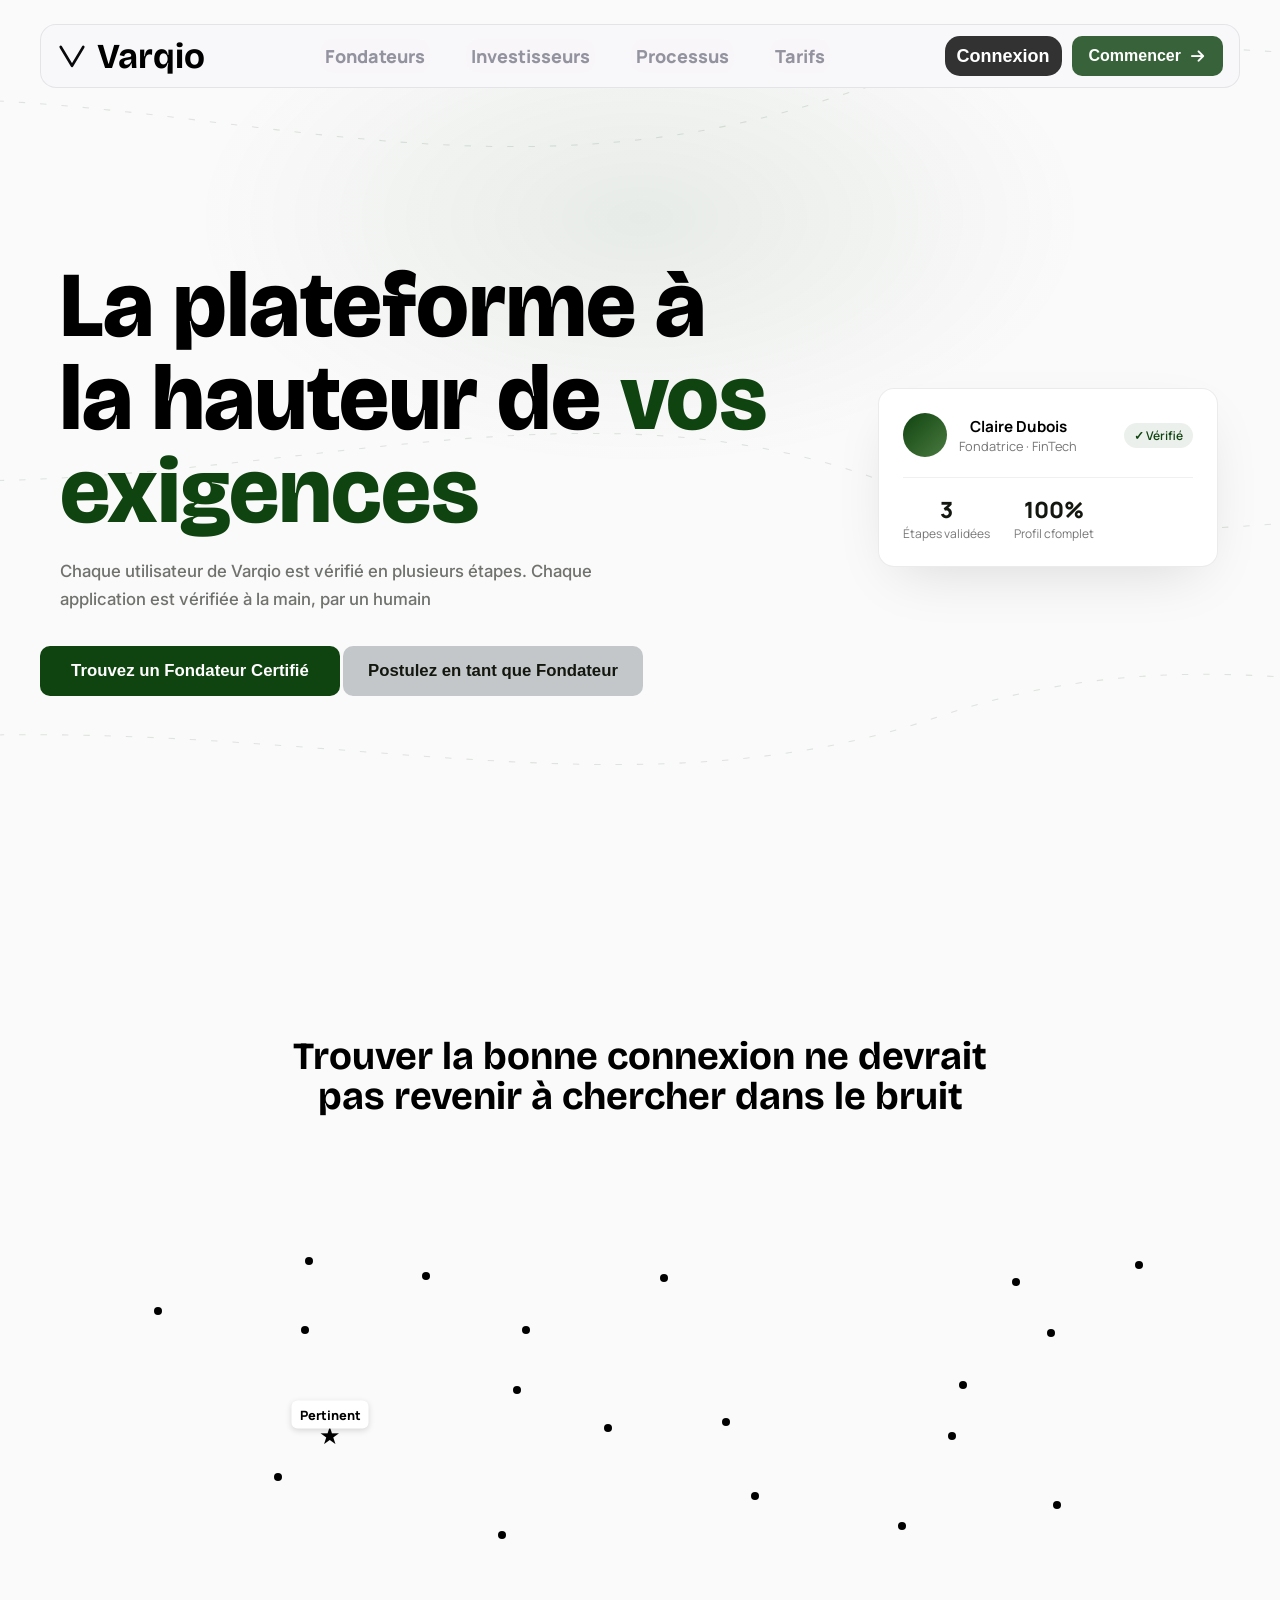
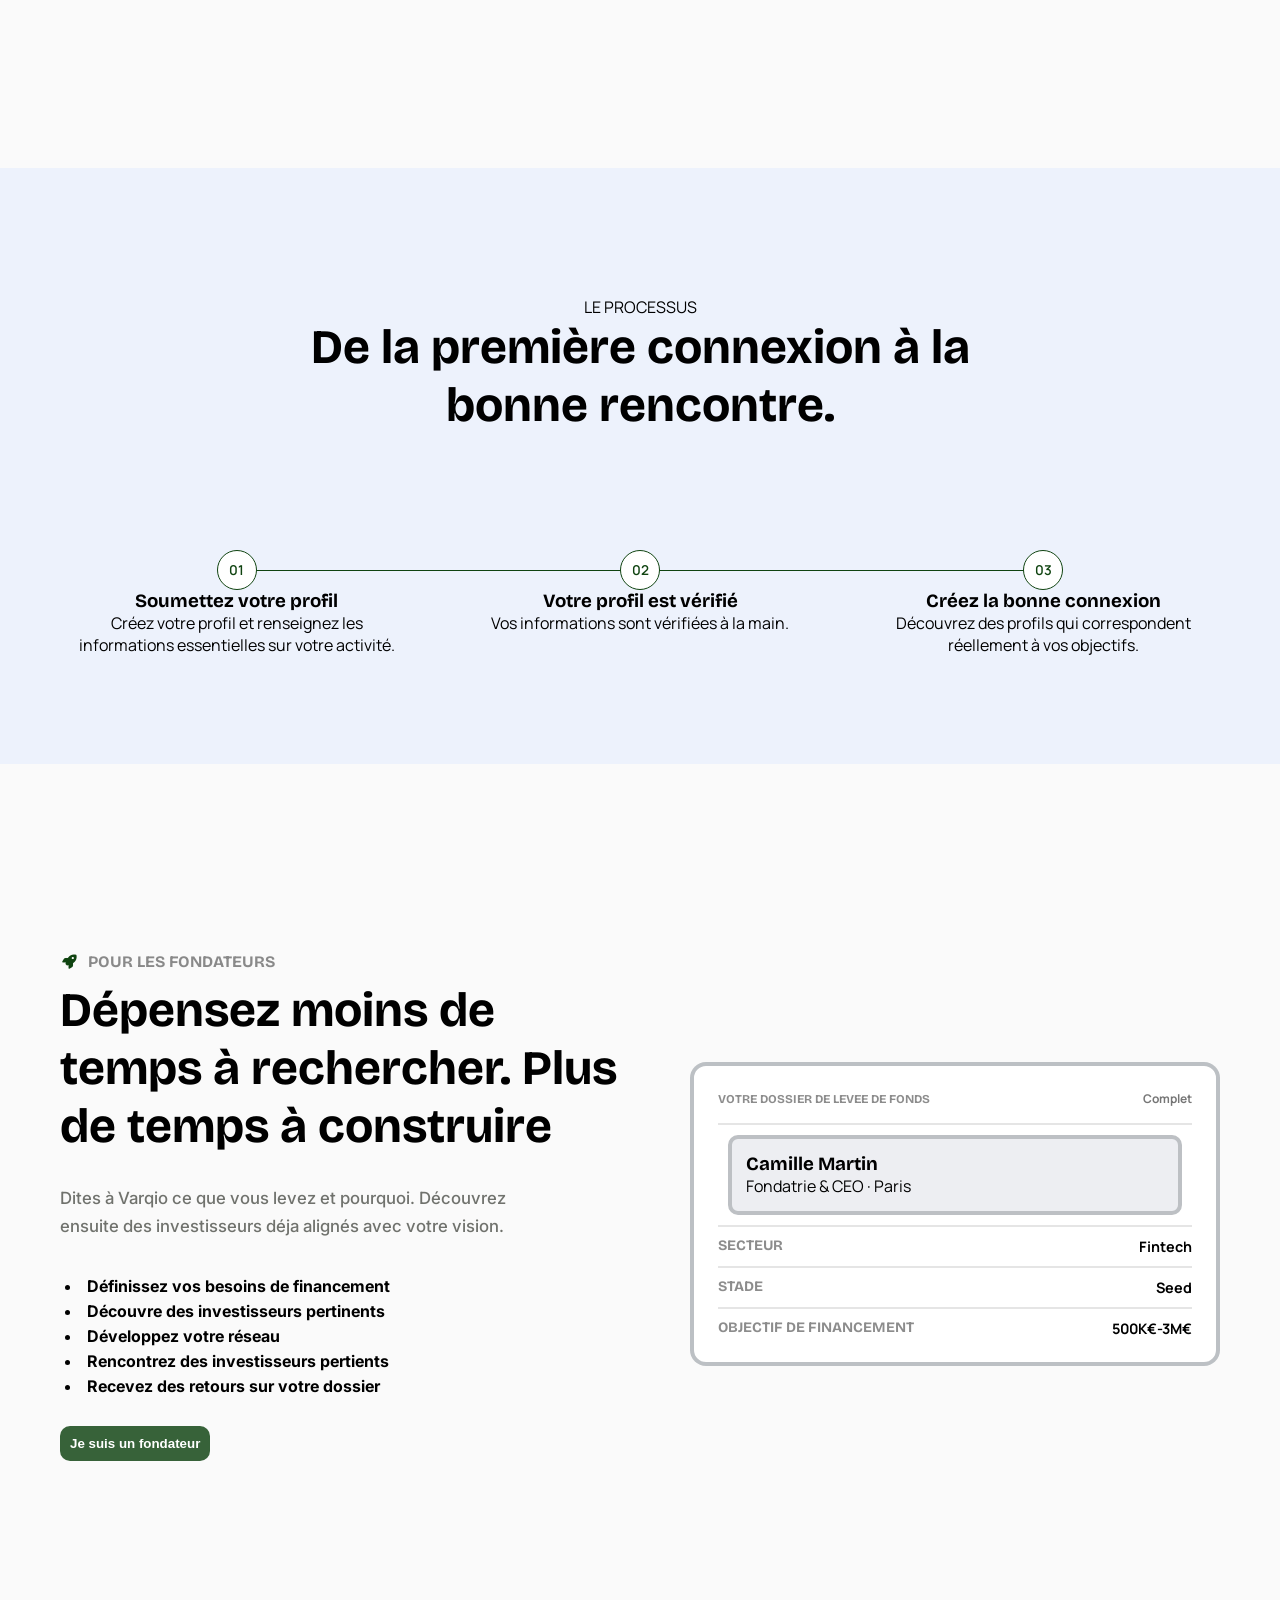
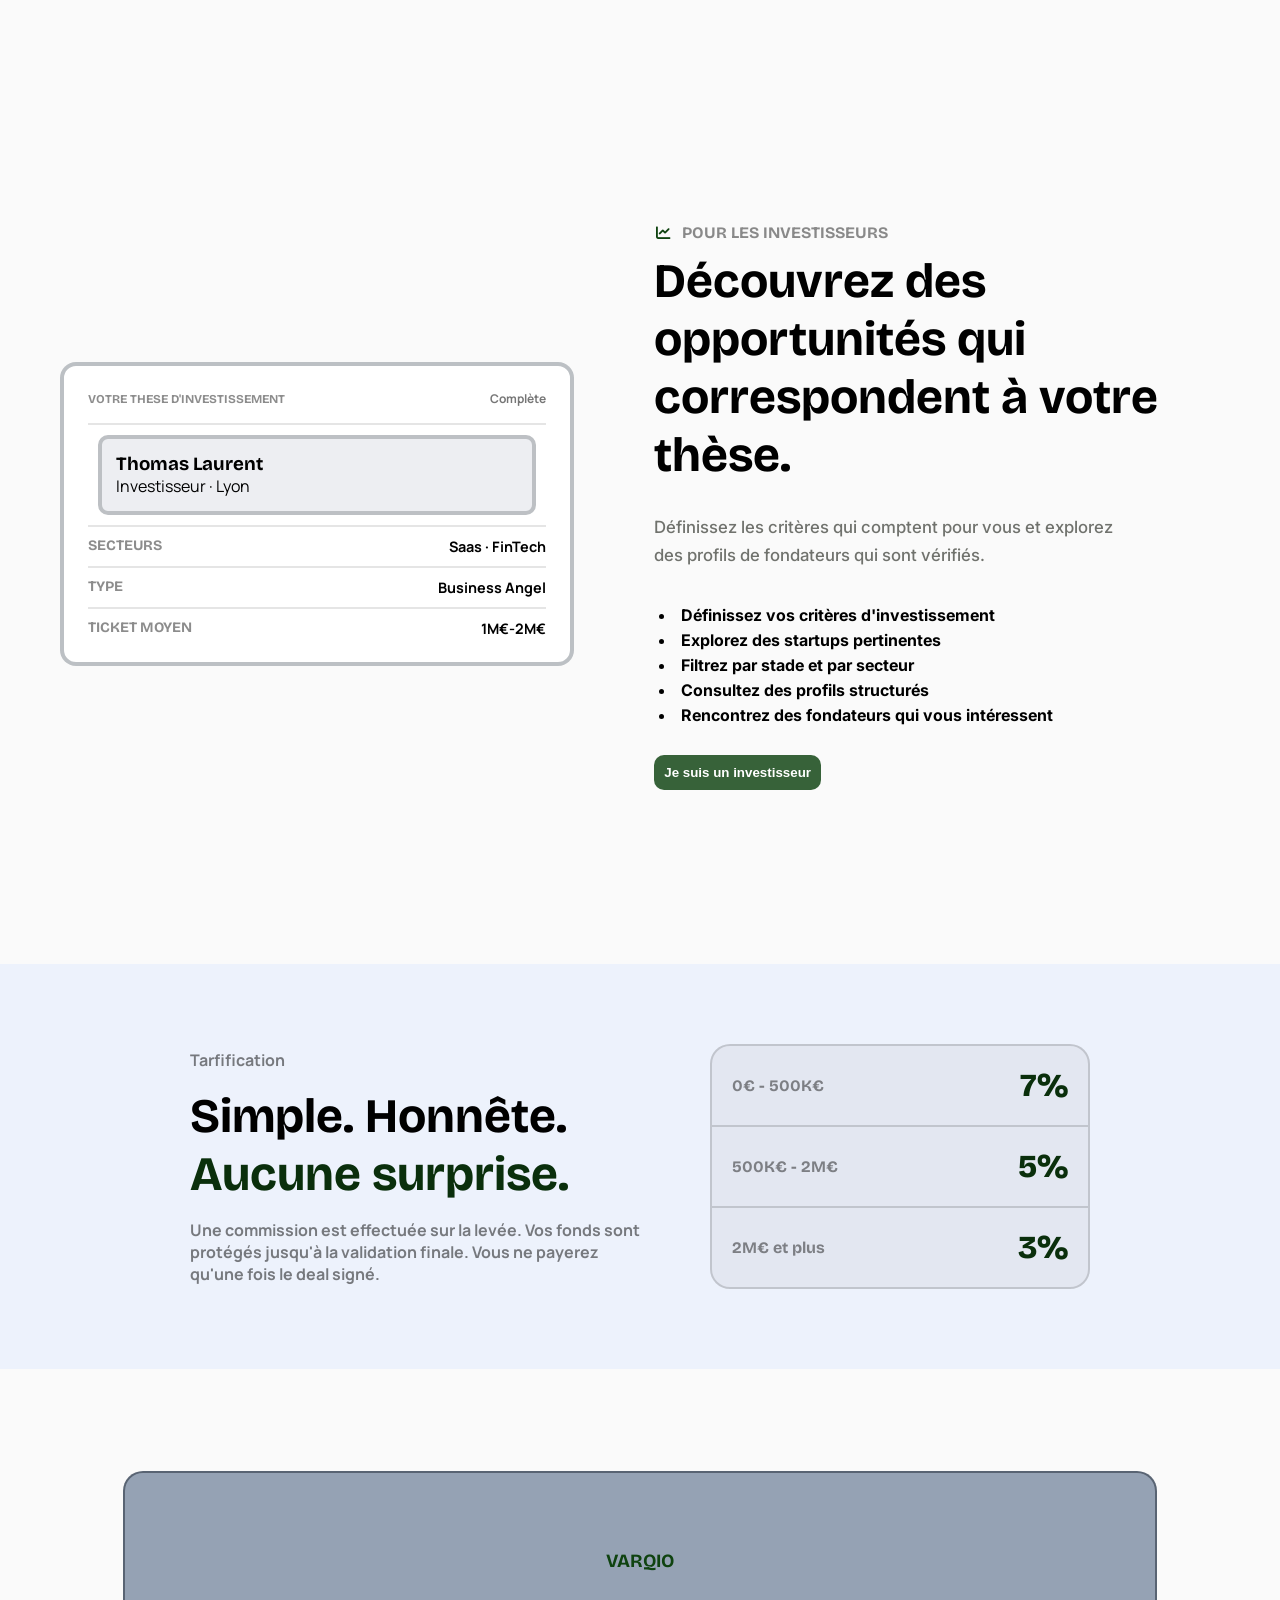
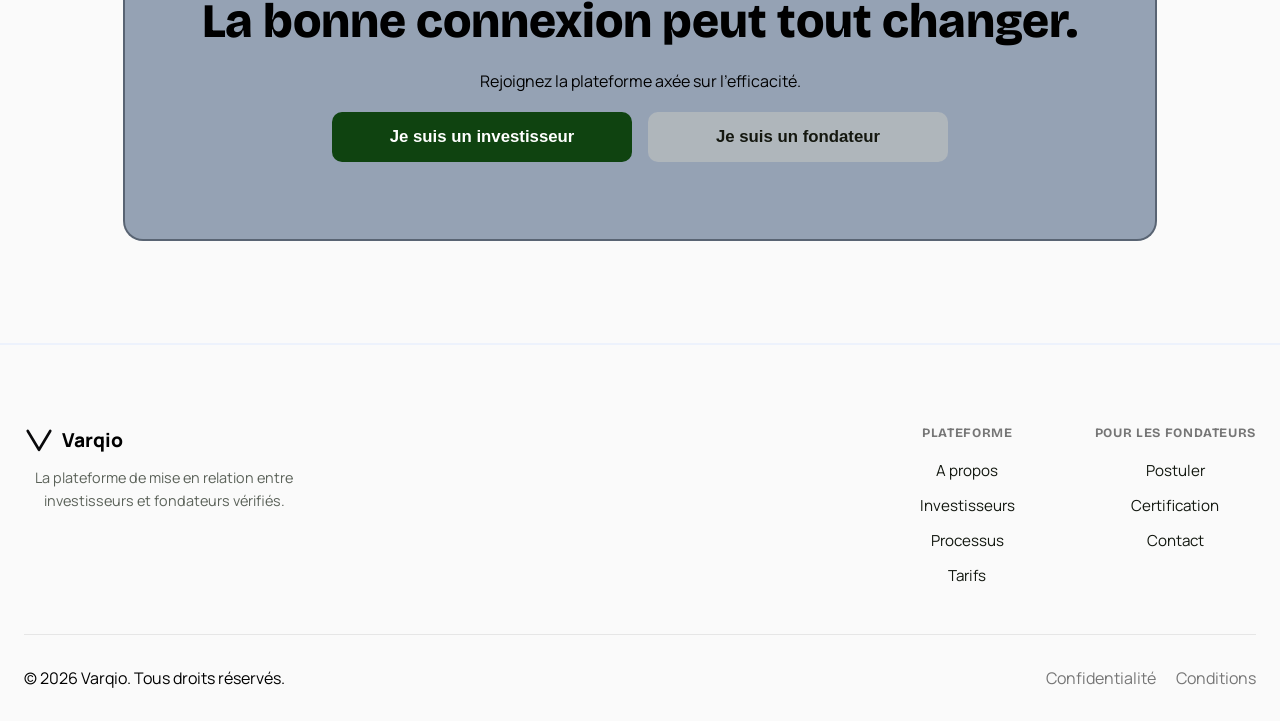
<file: index.html>
<!DOCTYPE html>
<html lang="fr">
    <head>
        <meta charset="UTF-8">
        <meta name="viewport" content="width=device-width, initial-scale=1.0">
        <title>Varqio</title> 
        <link rel="preconnect" href="https://fonts.googleapis.com">
        <link rel="preconnect" href="https://fonts.gstatic.com" crossorigin>
        <link href="https://fonts.googleapis.com/css2?family=Bricolage+Grotesque:opsz,wght@12..96,200..800&family=Inter:ital,opsz,wght@0,14..32,100..900;1,14..32,100..900&family=Manrope:wght@200..800&display=swap" rel="stylesheet">
        <link rel="stylesheet" href="CSS/Components/cards.css">
        <link rel="stylesheet" href="CSS/Components/buttons.css">
        <link rel="stylesheet" href="CSS/base/global.css">
        <link rel="stylesheet" href="CSS/base/typography.css">
        <link rel="stylesheet" href="CSS/Global/navbar.css">
        <link rel="stylesheet" href="CSS/Global/colors.css">
        <link rel="stylesheet" href="CSS/layout/hero-home.css">
        <link rel="stylesheet" href="CSS/pages/home.css">
        <link rel="stylesheet" href="CSS/layout/footer.css">
        <link rel="stylesheet" href="CSS/layout/hero.css">
        <link rel="stylesheet" href="CSS/base/variables.css">
        <link rel="stylesheet" href="https://cdnjs.cloudflare.com/ajax/libs/font-awesome/6.7.2/css/all.min.css">
    </head>
    <body>
    <div class="scroll-progress"></div>
    <div class="bg-lines" aria-hidden="true">
        <svg class="bg-line bg-line-1" viewBox="0 0 1440 900" preserveAspectRatio="xMidYMid slice">
            <path d="M -200 150 C 200 50, 500 250, 900 120 S 1600 180, 1900 80"
                  fill="none" stroke="#0F4310" stroke-width="1" stroke-dasharray="6 14" />
        </svg>

        <svg class="bg-line bg-line-2" viewBox="0 0 1440 900" preserveAspectRatio="xMidYMid slice">
            <path d="M -200 450 C 250 550, 600 350, 950 480 S 1650 400, 1900 500"
                  fill="none" stroke="#0F4310" stroke-width="1" stroke-dasharray="6 14" />
        </svg>

        <svg class="bg-line bg-line-3" viewBox="0 0 1440 900" preserveAspectRatio="xMidYMid slice">
            <path d="M -200 750 C 300 650, 650 820, 1000 700 S 1650 780, 1900 680"
                  fill="none" stroke="#0F4310" stroke-width="1" stroke-dasharray="6 14" />
        </svg>
    </div>
        <nav class="navbar">

    <div>
        <span class="homeButton">
            <img src="Assets/Varqio-logo-LightTheme.svg" class="logoImage">
            <span class="logo-text">Varqio</span>
        </span>
    </div>

    <div class="nav-links">
        <a href="Pages/fondateurs.html" class="nvb-midlink">Fondateurs</a>
        <a href="Pages/investisseurs.html" class="nvb-midlink">Investisseurs</a>
        <a class="nvb-midlink">Processus</a>
        <a class="nvb-midlink">Tarifs</a>
    </div>

    <div class="nav-actions">
        <div class="right-navbar">
            <button class="right-navbtn">Connexion</button>
            <button class="request-button">Commencer<i class="fa-solid fa-arrow-right"></i></button>
        </div>

        <button class="menu-button" aria-label="Open menu">
            <span></span>
            <span></span>
            <span></span>
        </button>
    </div>

    </nav>
    <header class="hero-home">
        <div class="hero-h-grid">

        <div class="hero-h-content reveal-left">
            <div class="top-hero-h">
                <h1 class="hero-h1"> La plateforme à la hauteur de <span> vos exigences</span></h1>
                <p class="hero-p"> Chaque utilisateur de Varqio est vérifié en plusieurs étapes. Chaque application est vérifiée à la main, par un humain</p>
            </div>
            <div class="hero-home-btns">
                <button class="investisseur-btn"> Trouvez un Fondateur Certifié </button>
                <button class="postul-btn"> Postulez en tant que Fondateur</button>
            </div>
        </div>

        <div class="hero-mockup reveal-up reveal-delay">
            <div class="founder-card">
                <div class="founder-card-top">
                    <div class="founder-avatar"></div>
                    <div>
                        <p class="founder-name">Claire Dubois</p>
                        <p class="founder-role">Fondatrice · FinTech</p>
                    </div>
                    <span class="verified-badge">✓ Vérifié</span>
                </div>
                <div class="founder-stats">
                    <div>
                        <p class="stat-value">3</p>
                        <p class="stat-label">Étapes validées</p>
                    </div>
                    <div>
                        <p class="stat-value">100%</p>
                        <p class="stat-label">Profil cfomplet</p>
                    </div>
                </div>
            </div>
        </div>

        </div>
        </header>
        <div class="homeprob">
            <div class="probspot">
                <h2 class="reveal-left"> Trouver la bonne <span>connexion</span> ne devrait pas revenir à chercher dans le bruit</h2>
                <div class="network reveal">

                </div>   
            </div>
        </div>
        <section class="HomeProcessus">

            <div class="homeprocess-header reveal-up">
                <p>LE PROCESSUS</p>
                 <h2>De la première connexion à la bonne rencontre.</h2>
            </div>

            <div class="process-line">
                
                <div class="process-connection"></div>

                <div class="process-step">
                    <span class="process-number">01</span>
                    <h3>Soumettez votre profil</h3>
                    <p>
                       Créez votre profil et renseignez
                        les informations essentielles sur votre activité.
                    </p>
                </div>

                <div class="process-step">
                    <span class="process-number">02</span>
                    <h3>Votre profil est vérifié</h3>
                    <p>
                       Vos informations sont vérifiées à la main.
                    </p>
                 </div>

                 <div class="process-step">
                        <span class="process-number">03</span>
                        <h3>Créez la bonne connexion</h3>
                    <p>
                       Découvrez des profils qui correspondent
                       réellement à vos objectifs.
                    </p>
                </div>

            </div>

        </section>
        <section  class="haudience-section">
            <div class="haudience-sec-content">
                <div class="ha-sec-left reveal-left">
                    <h4><i class="fa-solid fa-rocket"></i>POUR LES FONDATEURS</h4>
                    <h2>Dépensez moins de temps à rechercher. Plus de temps à construire</h2>
                    <p>Dites à Varqio ce que vous levez et pourquoi. Découvrez ensuite des investisseurs déja alignés avec votre vision.</p>
                    <ol class="audience-checklist">
                        <li>Définissez vos besoins de financement</li>
                        <li>Découvre des investisseurs pertinents</li>
                        <li>Développez votre réseau</li>
                        <li>Rencontrez des investisseurs pertients</li>
                        <li>Recevez des retours sur votre dossier</li>
                    </ol>
                    <button class="fond-btn" href="#">Je suis un fondateur</button>
                </div>
                <div class="has-card reveal-up reveal-delay">
                    <div class="has-header">
                        <h4 class="has-h4">VOTRE DOSSIER DE LEVEE DE FONDS</h4>
                        <span>Complet</span>
                        
                    </div>
                    <hr>
                    <div class="has-profile">
                        <h3>Camille Martin</h3>
                        <span>Fondatrie & CEO · Paris </span>
                    </div>
                    <hr>
                    <div class="has-row">  <!-- has => Home Audience Section -->
                        <h4>SECTEUR</h4>
                        <strong>Fintech</strong>
                    </div>
                    <hr>
                    <div class="has-row">
                        <h4>STADE</h4>
                        <strong>Seed</strong>
                    </div>
                    <hr>
                    <div class="has-row-bottom">
                        <h4>OBJECTIF DE FINANCEMENT</h4>
                        <strong>500K€-3M€</strong>
                    </div>
                </div>
            </div>
        </section>
        <section  class="haudience-section">
            <div class="haudience-sec-content-2">
                <div class="has-card reveal-up reveal-delay">
                    <div class="has-header">
                        <h4 class="has-h4">VOTRE THESE D'INVESTISSEMENT</h4>
                        <span>Complète</span>
                        
                    </div>
                    <hr>
                    <div class="has-profile">
                        <h3>Thomas Laurent</h3>
                        <span>Investisseur · Lyon </span>
                    </div>
                    <hr>
                    <div class="has-row">  <!-- has => Home Audience Section -->
                        <h4>SECTEURS</h4>
                        <strong>Saas · FinTech</strong>
                    </div>
                    <hr>
                    <div class="has-row">
                        <h4>TYPE</h4>
                        <strong>Business Angel</strong>
                    </div>
                    <hr>
                    <div class="has-row-bottom">
                        <h4>TICKET MOYEN</h4>
                        <strong>1M€-2M€</strong>
                    </div>
                </div>
                <div class="ha-sec-left reveal-left">
                    <h4><i class="fa-solid fa-chart-line"></i>POUR LES INVESTISSEURS</h4>
                    <h2>Découvrez des opportunités qui correspondent à votre thèse.</h2>
                    <p>Définissez les critères qui comptent pour vous et explorez des profils de fondateurs qui sont vérifiés.</p>
                    <ol class="audience-checklist">
                        <li>Définissez vos critères d'investissement</li>
                        <li>Explorez des startups pertinentes</li>
                        <li>Filtrez par stade et par secteur</li>
                        <li>Consultez des profils structurés</li>
                        <li>Rencontrez des fondateurs qui vous intéressent</li>
                    </ol>
                    <button class="fond-btn" href="#">Je suis un investisseur</button>
                </div>
            </div>
        </section>
        
        <div class="tarif-home">
            <div class="tarif-h-content">
                <div class="tar-h-left reveal-left">
                    <p>Tarfification</p>
                    <h2>Simple. Honnête. <span>Aucune surprise.</span></h2>
                    <p>Une commission est effectuée sur la levée. Vos fonds sont protégés jusqu'à la validation finale. Vous ne payerez qu'une fois le deal signé.</p>
                </div>
                <div class="tar-h-card reveal-up reveal-delay">
                    <div class="pricing-row pricing-row-top"> 
                        <h4>0€ - 500K€</h4>
                        <strong>7%</strong>
                    </div>
                    <div class="pricing-row pricing-row-middle"> 
                        <h4>500K€ - 2M€</h4>
                        <strong>5%</strong>
                    </div>
                    <div class="pricing-row pricing-row-bottom"> 
                        <h4>2M€ et plus</h4>
                        <strong>3%</strong>
                    </div>
                </div>

            </div>
        </div>
        <div class="rej-div">
            <div class="rej-content">
                <div class="rej-card reveal-up">
                    <h3>VARQIO</h3>
                    <h2>La bonne connexion peut tout changer.</h2>
                    <p>Rejoignez la plateforme axée sur l'efficacité.</p>
                    <section class="rc-btn-sec">                                               <!-- rc = rejoindre - card  -->
                        <button class="investisseur-btn">Je suis un investisseur </button>
                        <button class="postul-btn">Je suis un fondateur</button>
                    </section>
                </div>
            </div>
        </div>
        <footer class="size-footer">
            <div class="footer-content">
                <div class="footer-brand">
                    <div class="footer-logo">
                        <img src="Assets/Varqio-logo-LightTheme.svg" class="logoImage">
                        <span class="footer-logo-text">Varqio</span>
                    </div>
                    <p class="footer-tagline">
                        La plateforme de mise en relation entre investisseurs et fondateurs vérifiés.
                    </p>
                </div>
                <div class="footer-links">
                    <div class="footer-col">
                        <h4>Plateforme</h4>
                        <a href="#">A propos</a>
                        <a href="#">Investisseurs</a>
                        <a href="#">Processus</a>
                        <a href="#">Tarifs</a>
                    </div>                                <!--MODIFIER CETTE PARTIE PLUS TARD-->
                    <div class="footer-col">
                        <h4>Pour les fondateurs</h4> 
                        <a href="#">Postuler</a>
                        <a href="#">Certification</a>
                        <a href="#">Contact</a>
                    </div>
                </div>
            </div>
            <div class="footer-bottom">
                <p>© 2026 Varqio. Tous droits réservés.</p>
                <div class="footer-legal">
                    <a href="#">Confidentialité</a>
                    <a href="#">Conditions</a>
                </div>
            </div>
        </footer>
        <script src="JS/points.js"></script>
        <script src="JS/process.js"></script>
        <script src="JS/menuButton.js"></script>
        <script src="JS/scrollReveal.js"></script>
        <script src="JS/scrollProgress.js"></script>
    </body>
</html>
</file>
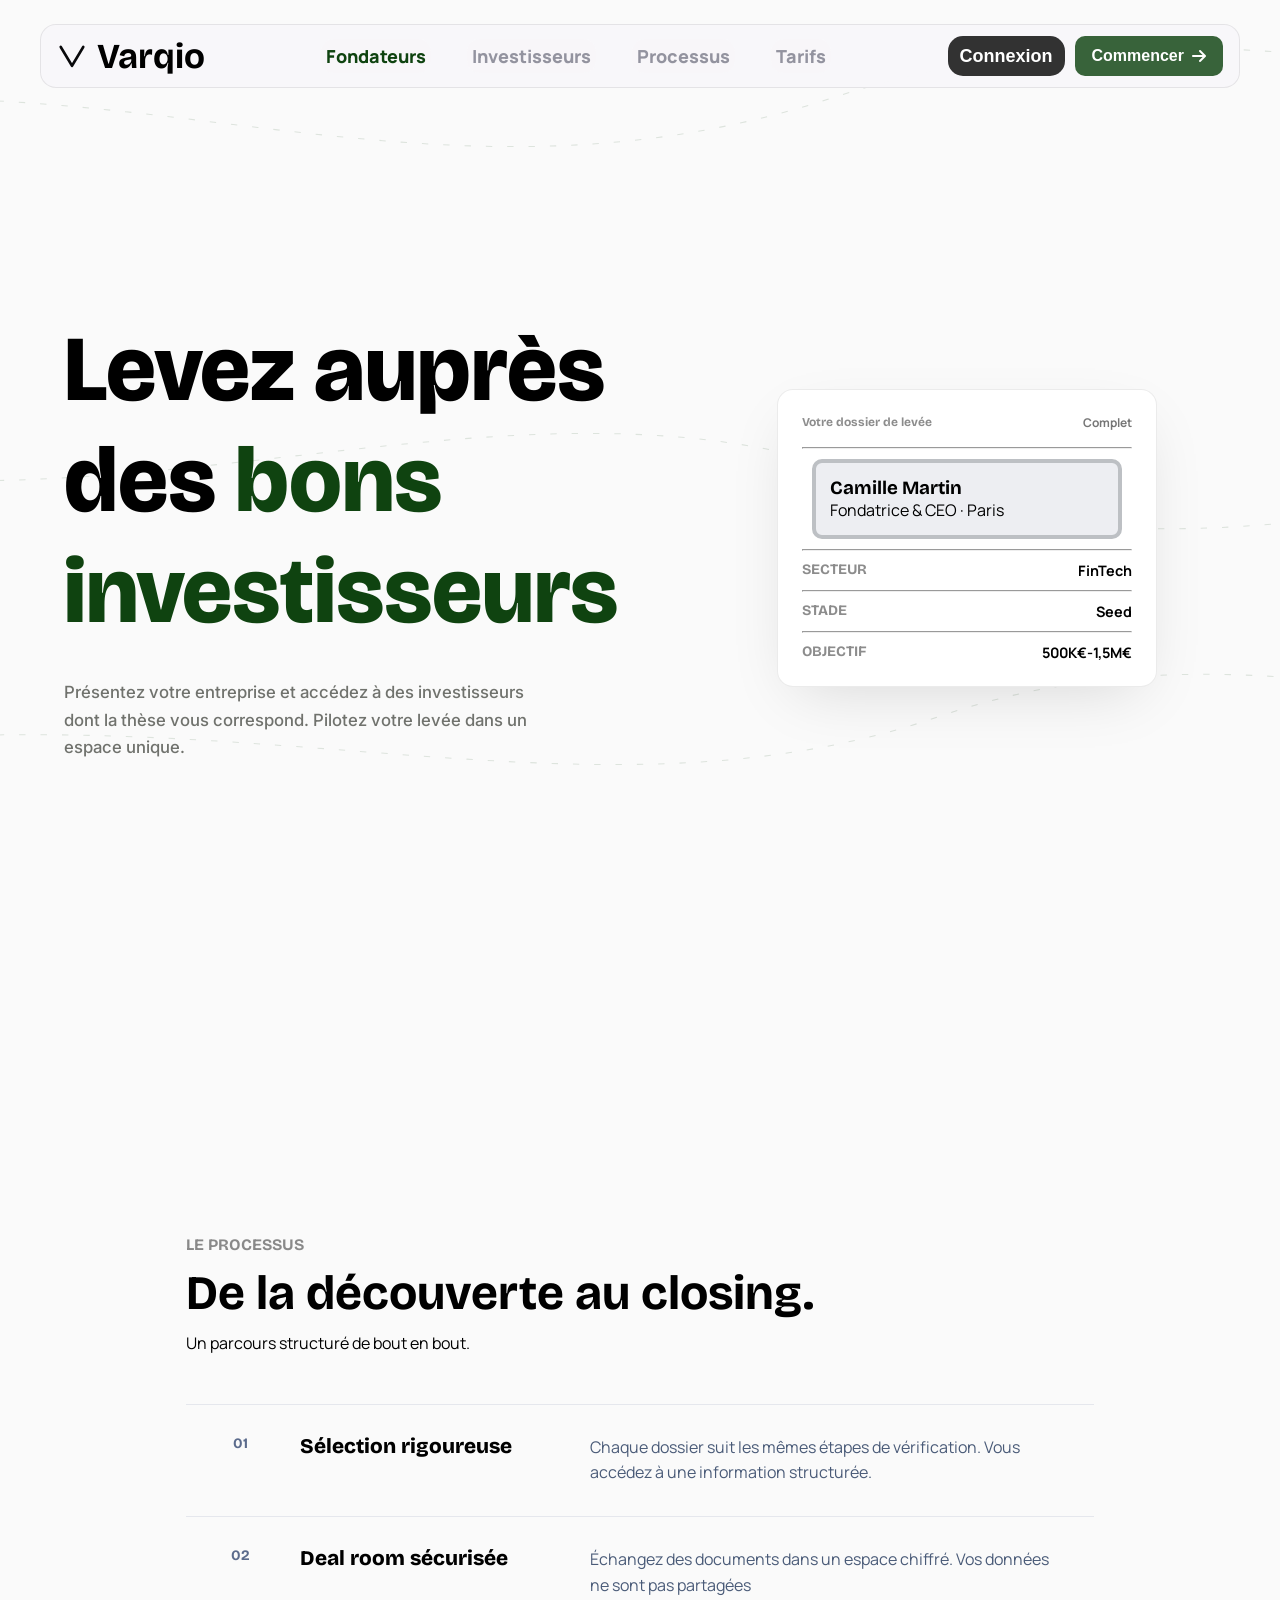
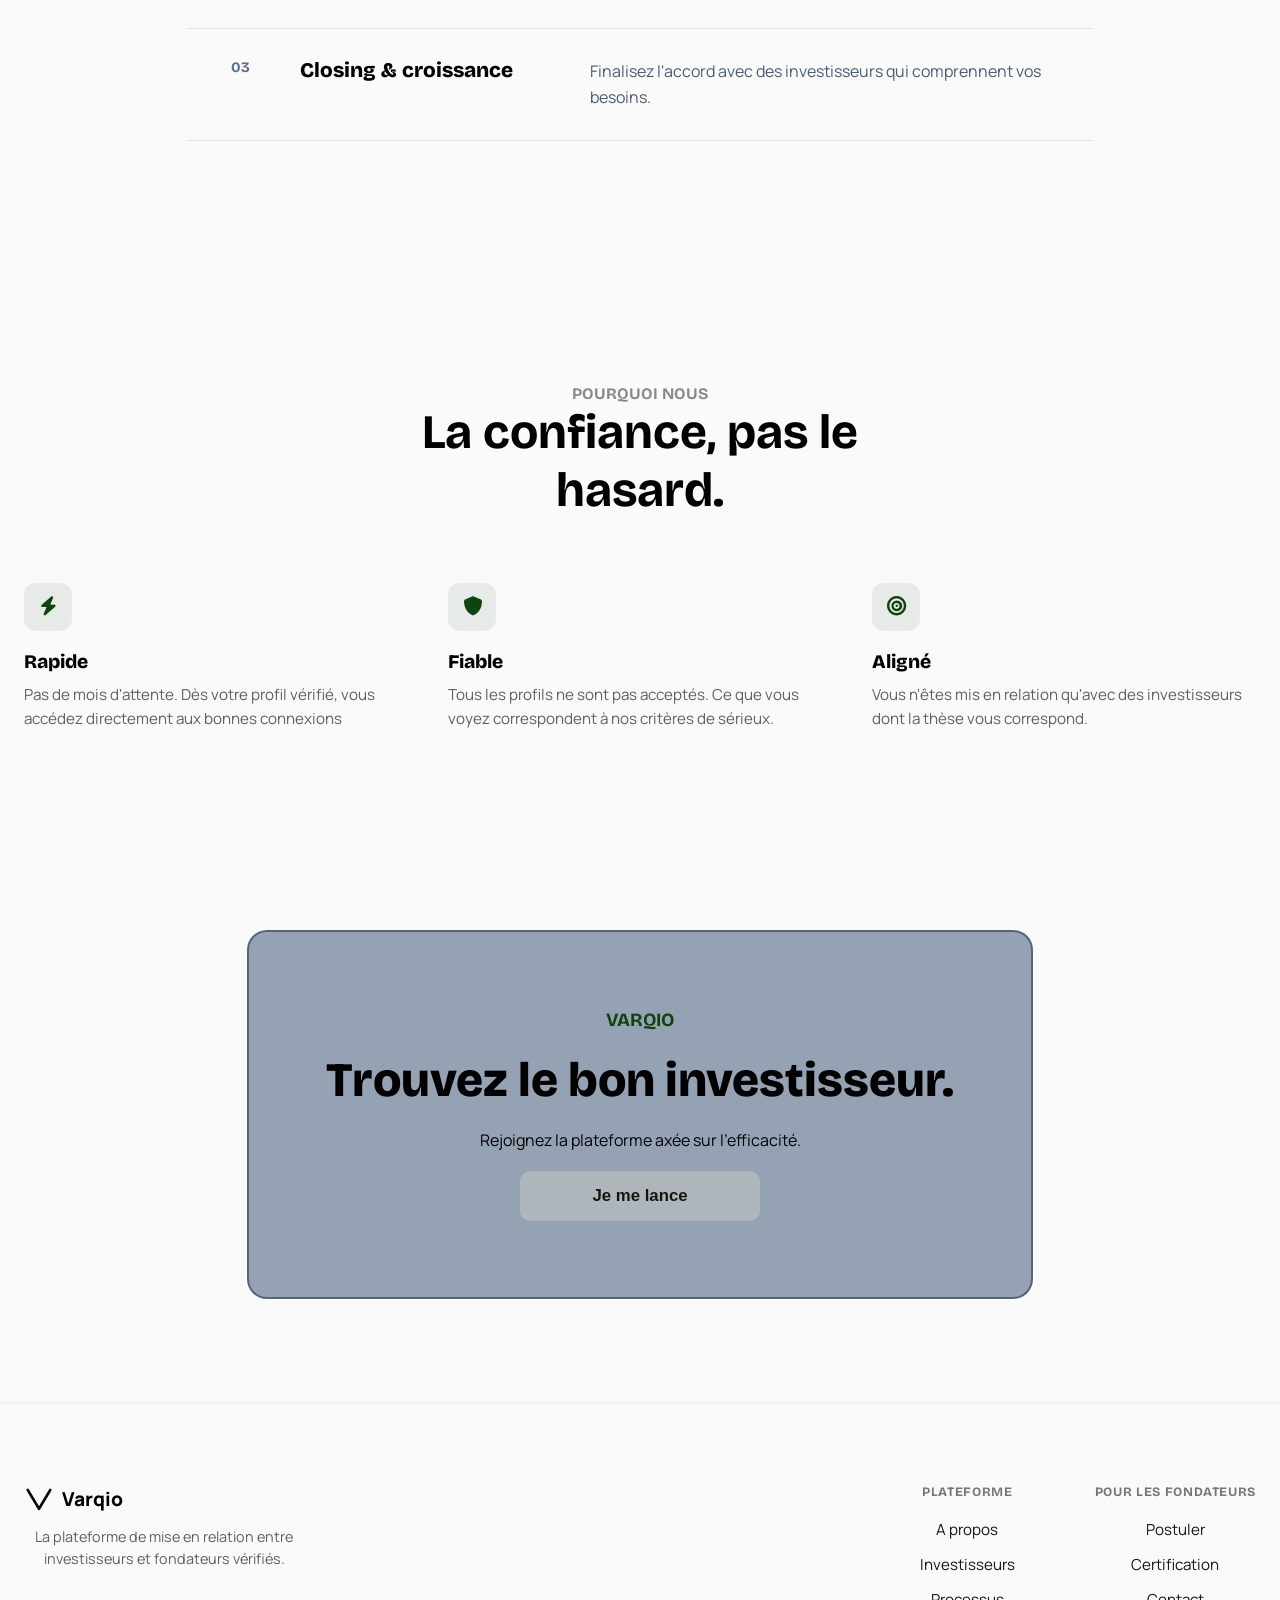
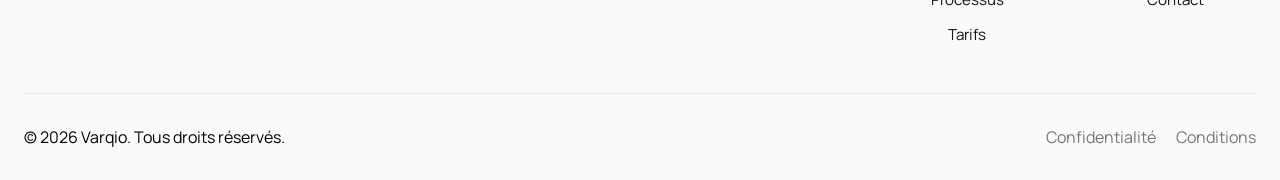
<file: Pages/fondateurs.html>
<!DOCTYPE html>
<html lang="fr">
    <head>
        <meta charset="UTF-8">
        <meta name="viewport" content="width=device-width, initial-scale=1.0">
        <title>fondateurs</title> 
        <link rel="preconnect" href="https://fonts.googleapis.com">
        <link rel="preconnect" href="https://fonts.gstatic.com" crossorigin>
        <link href="https://fonts.googleapis.com/css2?family=Bricolage+Grotesque:opsz,wght@12..96,200..800&family=Inter:ital,opsz,wght@0,14..32,100..900;1,14..32,100..900&family=Manrope:wght@200..800&display=swap" rel="stylesheet">
        <link rel="stylesheet" href="../CSS/Components/cards.css">
        <link rel="stylesheet" href="../CSS/Components/buttons.css">
        <link rel="stylesheet" href="../CSS/base/global.css">
        <link rel="stylesheet" href="../CSS/layout/hero.css">
        <link rel="stylesheet" href="../CSS/base/typography.css">
        <link rel="stylesheet" href="../CSS/Global/navbar.css">
        <link rel="stylesheet" href="../CSS/Global/colors.css">
        <link rel="stylesheet" href="../CSS/pages/hero-fondt.css">
        <link rel="stylesheet" href="../CSS/layout/footer.css">
        <link rel="stylesheet" href="../CSS/base/variables.css">
        <link rel="stylesheet" href="../CSS/pages/fondt.css">
        <link rel="stylesheet" href="https://cdnjs.cloudflare.com/ajax/libs/font-awesome/6.7.2/css/all.min.css">
    </head>
    <body>
    <div class="scroll-progress"></div>
    <div class="bg-lines" aria-hidden="true">
        <svg class="bg-line bg-line-1" viewBox="0 0 1440 900" preserveAspectRatio="xMidYMid slice">
            <path d="M -200 150 C 200 50, 500 250, 900 120 S 1600 180, 1900 80"
                  fill="none" stroke="#0F4310" stroke-width="1" stroke-dasharray="6 14" />
        </svg>

        <svg class="bg-line bg-line-2" viewBox="0 0 1440 900" preserveAspectRatio="xMidYMid slice">
            <path d="M -200 450 C 250 550, 600 350, 950 480 S 1650 400, 1900 500"
                  fill="none" stroke="#0F4310" stroke-width="1" stroke-dasharray="6 14" />
        </svg>

        <svg class="bg-line bg-line-3" viewBox="0 0 1440 900" preserveAspectRatio="xMidYMid slice">
            <path d="M -200 750 C 300 650, 650 820, 1000 700 S 1650 780, 1900 680"
                  fill="none" stroke="#0F4310" stroke-width="1" stroke-dasharray="6 14" />
        </svg>
    </div>
    <nav class="navbar">

    <div>
        <a class="homeButton animHButton" href="../index.html">
            <img src="../Assets/Varqio-logo-LightTheme.svg" class="logoImage">
            <span class="logo-text">Varqio</span>
        </a>
    </div>

    <div class="nav-links">
        <a class="nvb-midlink current-page">Fondateurs</a>
        <a href="../Pages/investisseurs.html" class="nvb-midlink">Investisseurs</a>
        <a class="nvb-midlink">Processus</a>
        <a class="nvb-midlink">Tarifs</a>
    </div>

    <div class="nav-actions">
        <div class="right-navbar">
            <button class="right-navbtn">Connexion</button>
            <button class="request-button">Commencer<i class="fa-solid fa-arrow-right"></i></button>
        </div>

        <button class="menu-button" aria-label="Open menu">
            <span></span>
            <span></span>
            <span></span>
        </button>
    </div>

    </nav>
    <div class="hero-fondt">
        <div class="f-hero-content">
            <div class="f-left-hero reveal-left">
                <h1 class="hero-h1">Levez auprès des <span>bons investisseurs</span></h1>
                <p class="hero-p">Présentez votre entreprise et accédez à des investisseurs dont la thèse vous correspond. Pilotez votre levée dans un espace unique.</p>
            </div>
            <div class="f-right-hero reveal-right">
                <div class="hero-f-card">
                    <div class="has-header">
                        <h4 class="has-h4">Votre dossier de levée</h4>
                        <span>Complet</span>
                    </div>
                    <hr>
                    <div class="has-profile">
                        <h3>Camille Martin</h3>
                        <span>Fondatrice & CEO · Paris</span>
                    </div>
                    <hr>
                    <div class="has-row">
                        <h4>SECTEUR</h4>
                        <strong>FinTech</strong>
                    </div>
                    <hr>
                    <div class="has-row">
                        <h4>STADE</h4>
                        <strong>Seed</strong>
                    </div>
                    <hr>
                    <div class="has-row-bottom">
                        <h4>OBJECTIF</h4>
                        <strong>500K€-1,5M€</strong>
                    </div>
                </div>
            </div>
        </div>
    </div>
    <div class="process-f">
        <div class="fp-content">
            <div class="fp-top reveal-left">
                <h4>LE PROCESSUS</h4>
                <h2>De la découverte au closing.</h2>
                <p>Un parcours structuré de bout en bout.</p>
            </div>

            <div class="fp-card reveal-right">
                <div class="fpc-row">
                    <span class="fpc-num">01</span>
                    <h3>Sélection rigoureuse</h3>
                    <p class="fpc-desc">Chaque dossier suit les mêmes étapes de vérification. Vous accédez à une information structurée.</p>
                </div>

                <div class="fpc-row">
                    <span class="fpc-num">02</span>
                    <h3>Deal room sécurisée</h3>
                    <p class="fpc-desc">Échangez des documents dans un espace chiffré. Vos données ne sont pas partagées</p>
                </div>

                <div class="fpc-row fpc-row-bottom">
                    <span class="fpc-num">03</span>
                    <h3>Closing & croissance</h3>
                    <p class="fpc-desc">Finalisez l'accord avec des investisseurs qui comprennent vos besoins.</p>
                </div>
            </div>
        </div>
    </div>
    <div class="why-us">                                        <!-- pouquoi-nous -->
        <div class="why-content">
            <div class="why-top reveal-left">
                <h4>POURQUOI NOUS</h4>
                <h2>La confiance, pas le hasard.</h2>
            </div>
            <div class="why-grid reveal-right">
                <div class="why-card">
                    <div class="why-icon">
                        <i class="fa-solid fa-bolt"></i>
                    </div>
                    <h3>Rapide</h3>
                    <p>Pas de mois d'attente. Dès votre profil vérifié, vous accédez directement aux bonnes connexions</p>
                </div>
                <div class="why-card">
                    <div class="why-icon">
                        <i class="fa-solid fa-shield"></i>
                    </div>
                    <h3>Fiable</h3>
                    <p>Tous les profils ne sont pas acceptés. Ce que vous voyez correspondent à nos critères de sérieux.</p>
                </div>
                <div class="why-card">
                    <div class="why-icon">
                        <i class="fa-solid fa-bullseye"></i>
                    </div>
                    <h3>Aligné</h3>
                    <p>Vous n'êtes mis en relation qu'avec des investisseurs dont la thèse vous correspond.</p>
                </div>
            </div>

        </div>
    </div>
    <div class="rej-div">
            <div class="rej-content">
                <div class="rej-card reveal-up">
                    <h3>VARQIO</h3>
                    <h2>Trouvez le bon investisseur.</h2>
                    <p>Rejoignez la plateforme axée sur l'efficacité.</p>
                    <section class="rc-btn-sec">                                              
                        <button class="postul-btn">Je me lance</button>
                    </section>
                </div>
            </div>
    </div>
    <footer class="size-footer">
            <div class="footer-content">
                <div class="footer-brand">
                    <div class="footer-logo">
                        <img src="../Assets/Varqio-logo-LightTheme.svg" class="logoImage">
                        <span class="footer-logo-text">Varqio</span>
                    </div>
                    <p class="footer-tagline">
                        La plateforme de mise en relation entre investisseurs et fondateurs vérifiés.
                    </p>
                </div>
                <div class="footer-links">
                    <div class="footer-col">
                        <h4>Plateforme</h4>
                        <a href="#">A propos</a>
                        <a href="#">Investisseurs</a>
                        <a href="#">Processus</a>
                        <a href="#">Tarifs</a>
                    </div>                                <!--MODIFIER CETTE PARTIE PLUS TARD-->
                    <div class="footer-col">
                        <h4>Pour les fondateurs</h4> 
                        <a href="#">Postuler</a>
                        <a href="#">Certification</a>
                        <a href="#">Contact</a>
                    </div>
                </div>
            </div>
            <div class="footer-bottom">
                <p>© 2026 Varqio. Tous droits réservés.</p>
                <div class="footer-legal">
                    <a href="#">Confidentialité</a>
                    <a href="#">Conditions</a>
                </div>
            </div>
    </footer>
        <script src="../JS/menuButton.js"></script>
        <script src="../JS/scrollReveal.js"></script>
        <script src="../JS/scrollProgress.js"></script>
    </body>
</html>
</file>
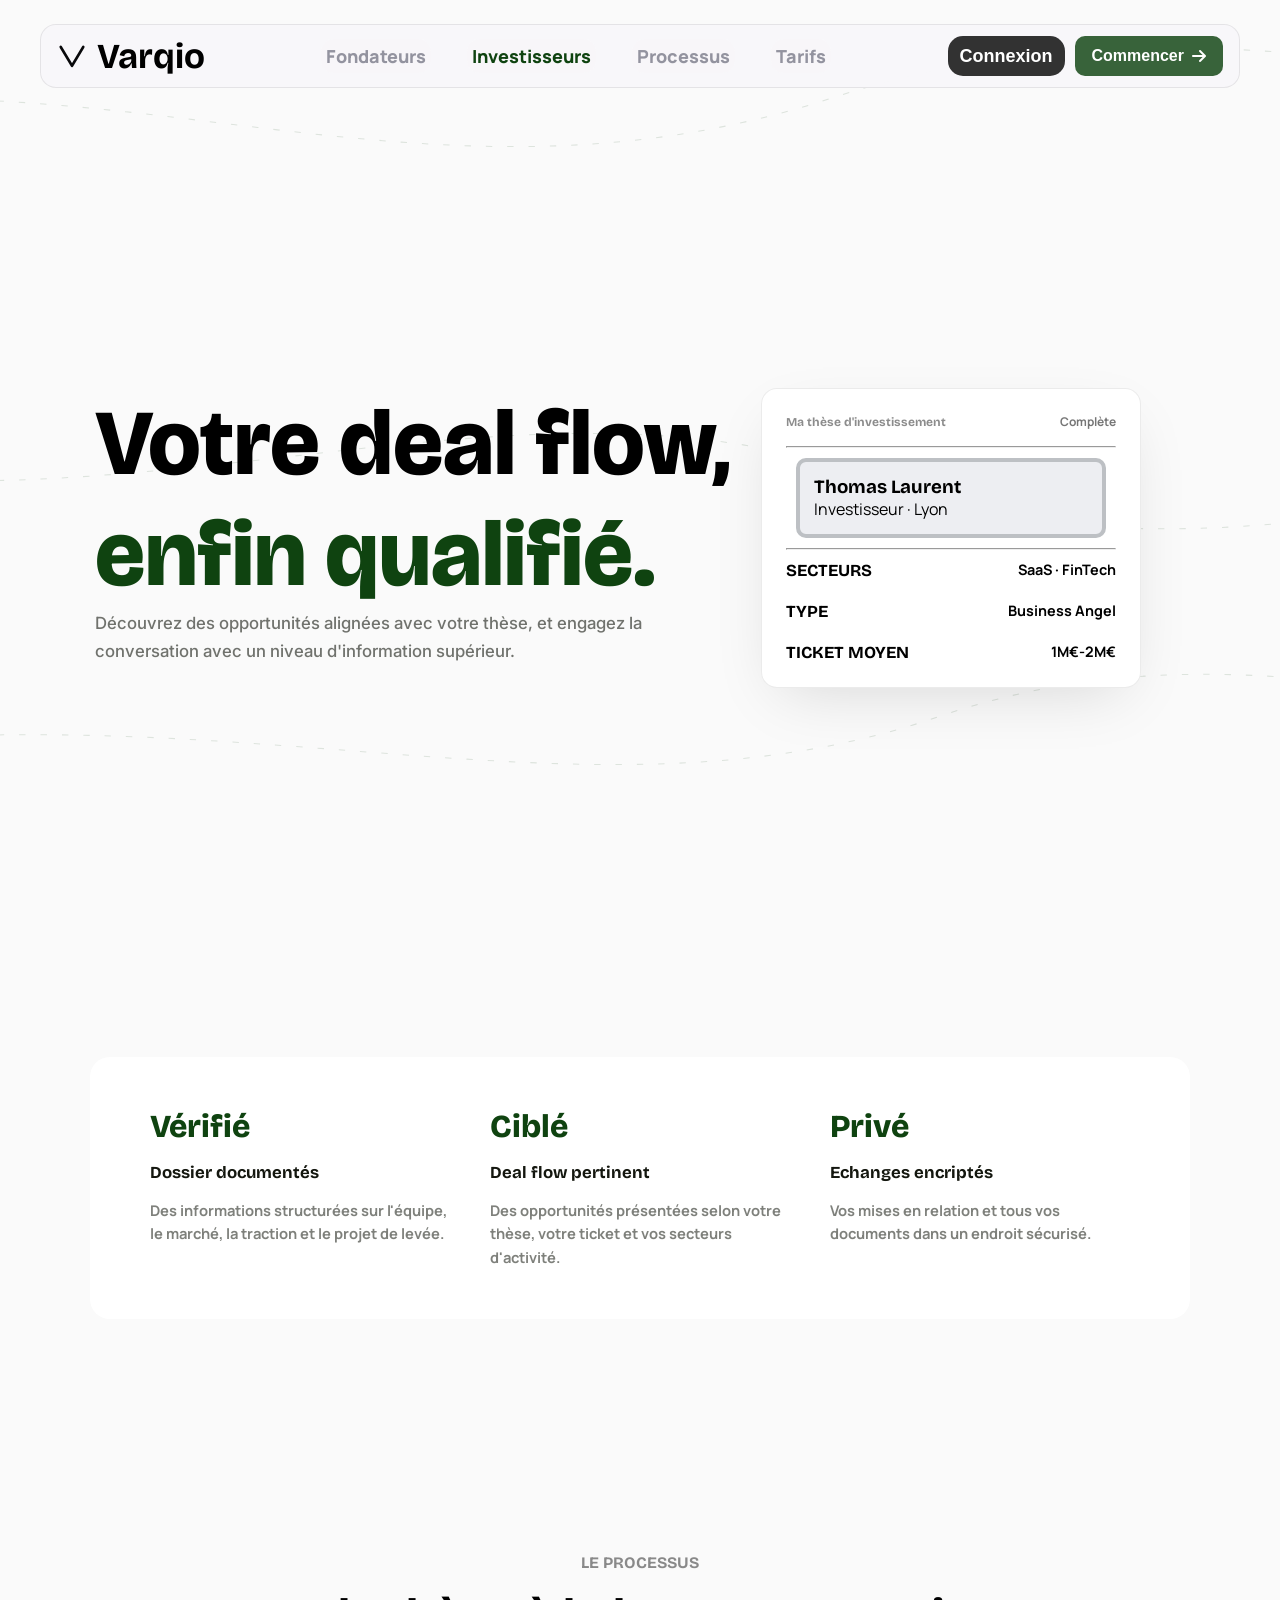
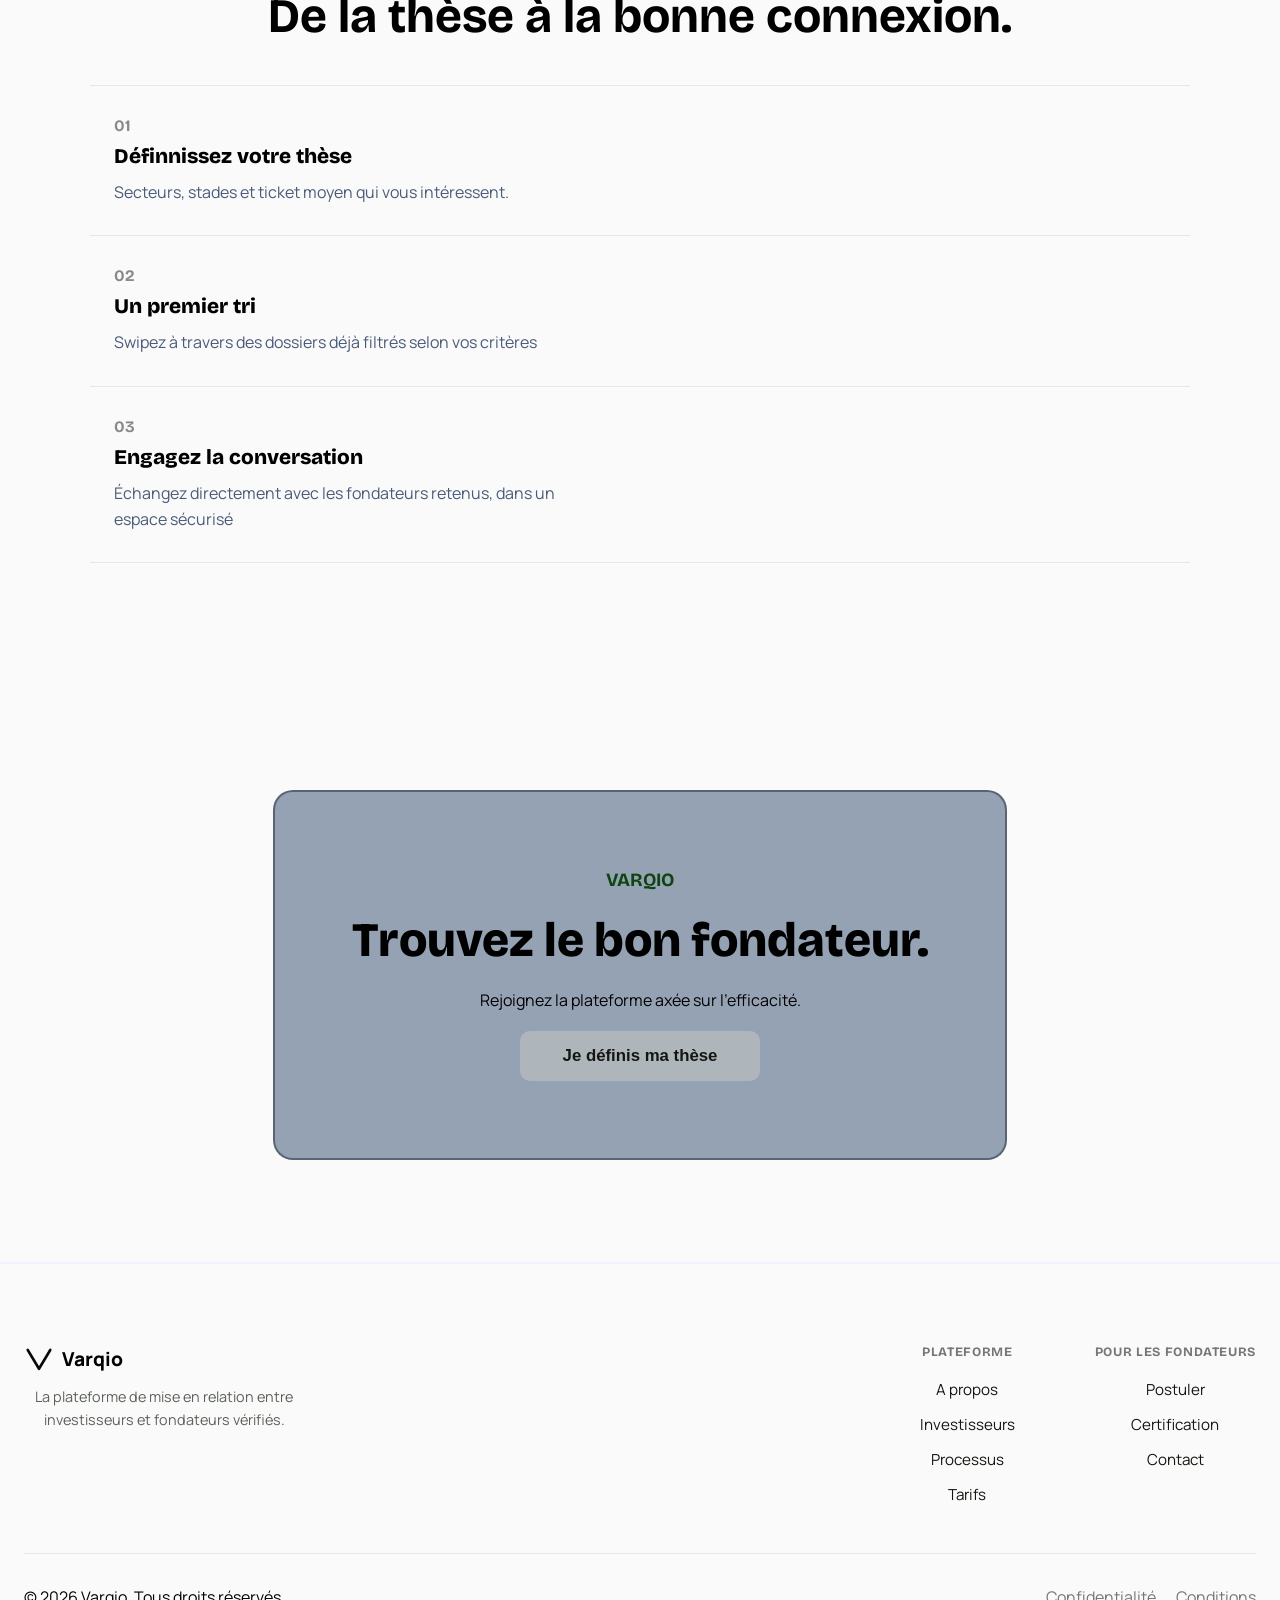
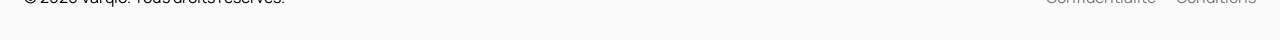
<file: Pages/investisseurs.html>
<!DOCTYPE html>
<html lang="en">
<head>
    <meta charset="UTF-8">
    <meta name="viewport" content="width=device-width, initial-scale=1.0">
    <title>investisseurs</title>
    <link rel="preconnect" href="https://fonts.googleapis.com">
    <link rel="preconnect" href="https://fonts.gstatic.com" crossorigin>
    <link href="https://fonts.googleapis.com/css2?family=Bricolage+Grotesque:opsz,wght@12..96,200..800&family=Inter:ital,opsz,wght@0,14..32,100..900;1,14..32,100..900&family=Manrope:wght@200..800&display=swap" rel="stylesheet">
    <link rel="stylesheet" href="../CSS/pages/hero-inv.css">
    <link rel="stylesheet" href="../CSS/pages/inv.css">
    <link rel="stylesheet" href="../CSS/Components/cards.css">
    <link rel="stylesheet" href="../CSS/Components/buttons.css">
    <link rel="stylesheet" href="../CSS/base/variables.css">
    <link rel="stylesheet" href="../CSS/base/global.css">
    <link rel="stylesheet" href="../CSS/base/typography.css">
    <link rel="stylesheet" href="../CSS/Global/navbar.css">
    <link rel="stylesheet" href="../CSS/Global/colors.css">
    <link rel="stylesheet" href="../CSS/layout/footer.css">
    <link rel="stylesheet" href="https://cdnjs.cloudflare.com/ajax/libs/font-awesome/6.7.2/css/all.min.css">
</head>
<body>
    <div class="scroll-progress"></div>
    <div class="bg-lines" aria-hidden="true">
        <svg class="bg-line bg-line-1" viewBox="0 0 1440 900" preserveAspectRatio="xMidYMid slice">
            <path d="M -200 150 C 200 50, 500 250, 900 120 S 1600 180, 1900 80"
                  fill="none" stroke="#0F4310" stroke-width="1" stroke-dasharray="6 14" />
        </svg>

        <svg class="bg-line bg-line-2" viewBox="0 0 1440 900" preserveAspectRatio="xMidYMid slice">
            <path d="M -200 450 C 250 550, 600 350, 950 480 S 1650 400, 1900 500"
                  fill="none" stroke="#0F4310" stroke-width="1" stroke-dasharray="6 14" />
        </svg>

        <svg class="bg-line bg-line-3" viewBox="0 0 1440 900" preserveAspectRatio="xMidYMid slice">
            <path d="M -200 750 C 300 650, 650 820, 1000 700 S 1650 780, 1900 680"
                  fill="none" stroke="#0F4310" stroke-width="1" stroke-dasharray="6 14" />
        </svg>
    </div>
    <nav class="navbar">

    <div>
        <a class="homeButton animHButton" href="../index.html">
            <img src="../Assets/Varqio-logo-LightTheme.svg" class="logoImage">
            <span class="logo-text">Varqio</span>
        </a>
    </div>

    <div class="nav-links">
        <a href="../Pages/fondateurs.html" class="nvb-midlink">Fondateurs</a>
        <a class="nvb-midlink current-page">Investisseurs</a>
        <a class="nvb-midlink">Processus</a>
        <a class="nvb-midlink">Tarifs</a>
    </div>

    <div class="nav-actions">
        <div class="right-navbar">
            <button class="right-navbtn">Connexion</button>
            <button class="request-button">Commencer<i class="fa-solid fa-arrow-right"></i></button>
        </div>

        <button class="menu-button" aria-label="Open menu">
            <span></span>
            <span></span>
            <span></span>
        </button>
    </div>

    </nav>
    <div class="inv-hero">
        <div class="ih-content">
            <div class="ih-text">
                <h1 class="hero-h1 reveal-up">Votre deal flow, <br><span>enfin qualifié.</span></h1>
                <p class="hero-p reveal-left reveal-delay">Découvrez des opportunités alignées avec votre thèse, et engagez la conversation avec un niveau d'information supérieur. </p>
            </div>
            <div class="ih-card reveal-right reveal-delay-seq">
                <div class="has-header">
                    <h4 class="has-h4">Ma thèse d'investissement</h4>
                    <span>Complète</span>
                </div>
                <hr>
                <div class="has-profile">
                    <h3>Thomas Laurent</h3>
                    <span>Investisseur · Lyon</span>
                </div>
                <hr>
                <div class="has-row">
                    <h3>SECTEURS</h3>
                    <span>SaaS · FinTech</span>
                </div>
                <div class="has-row">
                    <h3>TYPE</h3>
                    <span>Business Angel</span>
                </div>
                <div class="has-row-bottom">
                    <h3>TICKET MOYEN</h3>
                    <strong>1M€-2M€</strong>
                </div>
            </div>
        </div>
    </div>
    <div class="inv-info">
        <div class="inv-i-card reveal-up">
            <div class="ii-row">               <!-- ii = investisseur - info (row) -->
                <h2>Vérifié</h2>
                <h4>Dossier documentés</h4>
                <p>Des informations structurées sur l'équipe, le marché, la traction et le projet de levée.</p>
            </div>
            <div class="ii-row">               <!-- ii = investisseur - info (row) -->
                <h2>Ciblé</h2>
                <h4>Deal flow pertinent</h4>
                <p>Des opportunités présentées selon votre thèse, votre ticket et vos secteurs d'activité. </p>
            </div>
            <div class="ii-row">               <!-- ii = investisseur - info (row) -->
                <h2>Privé</h2>
                <h4>Echanges encriptés</h4>
                <p>Vos mises en relation et tous vos documents dans un endroit sécurisé.</p>
            </div>
        </div>
    </div>
    <div class="process-i">
        <div class="pi-content">                                                      <!-- pi = processus investisseur ( content ) -->
            <div class="pi-top reveal-up">
                <h4>LE PROCESSUS</h4>
                <h2>De la thèse à la bonne connexion.</h2>
            </div>
            <div class="pi-card">
                <div class="pic-row pic-top reveal-right reveal-delay-seq">                                                      
                    <h4>01</h4>
                    <h2>Définnissez votre thèse</h2>
                    <p>Secteurs, stades et ticket moyen qui vous intéressent.</p>
                </div>
                <div class="pic-row pic-middle reveal-left reveal-delay-seq">                                        <!-- pic = processus investisseur card (middle)  -->       
                    <h4>02</h4>
                    <h2>Un premier tri</h2>
                    <p>Swipez à travers des dossiers déjà filtrés selon vos critères</p>
                </div>
                <div class="pic-row pic-bottom reveal-right reveal-delay-seq">                                                    
                    <h4>03</h4>
                    <h2>Engagez la conversation</h2>
                    <p>Échangez directement avec les fondateurs retenus, dans un espace sécurisé</p>
                </div>
            </div>
        </div>
    </div>
    <div class="rej-div">
            <div class="rej-content">
                <div class="rej-card reveal-up">
                    <h3>VARQIO</h3>
                    <h2>Trouvez le bon fondateur.</h2>
                    <p>Rejoignez la plateforme axée sur l'efficacité.</p>
                    <section class="rc-btn-sec">                                                
                        <button class="postul-btn">Je définis ma thèse</button>
                    </section>
                </div>
            </div>
    </div>
    <footer class="size-footer">
            <div class="footer-content">
                <div class="footer-brand">
                    <div class="footer-logo">
                        <img src="../Assets/Varqio-logo-LightTheme.svg" class="logoImage">
                        <span class="footer-logo-text">Varqio</span>
                    </div>
                    <p class="footer-tagline">
                        La plateforme de mise en relation entre investisseurs et fondateurs vérifiés.
                    </p>
                </div>
                <div class="footer-links">
                    <div class="footer-col">
                        <h4>Plateforme</h4>
                        <a href="#">A propos</a>
                        <a href="#">Investisseurs</a>
                        <a href="#">Processus</a>
                        <a href="#">Tarifs</a>
                    </div>                                <!--MODIFIER CETTE PARTIE PLUS TARD-->
                    <div class="footer-col">
                        <h4>Pour les fondateurs</h4> 
                        <a href="#">Postuler</a>
                        <a href="#">Certification</a>
                        <a href="#">Contact</a>
                    </div>
                </div>
            </div>
            <div class="footer-bottom">
                <p>© 2026 Varqio. Tous droits réservés.</p>
                <div class="footer-legal">
                    <a href="#">Confidentialité</a>
                    <a href="#">Conditions</a>
                </div>
            </div>
    </footer>
        <script src="../JS/menuButton.js"></script>
        <script src="../JS/scrollReveal.js"></script>
        <script src="../JS/scrollProgress.js"></script>
</body>
</html>
</file>
<file: CSS/Components/cards.css>
.hero-homecard { 
    grid-template-columns: 1fr 1fr ;
    padding: clamp(18px, 1.8vw, 26px);
    background-color: #ffffff;
    border: 1px solid black;
    border-radius:  20px;
}

.probcard {
    border-left: 2px solid gray;
    width: 100%;
    max-width: 600px;
    min-height:300px;
    max-height: 500px;
    height: auto ;
    border: 2px solid black;
    background-color: #fff;
    text-align: left;
    border-radius: 10px;
    box-sizing: border-box;
    padding: 30px;
}

.cardicon {
    display:flex;
    justify-content: center;
    margin-bottom: 20px;
}

.has-card {
    width: 100%;
    

    border-radius: 16px;
    background-color: white;
    border: 4px solid #1e29384b;
    
    padding: 24px;
}

@media screen and (max-width: 1077px) {
    .has-card {
        max-width: 560px;
        margin: 0 auto;
    }
}
.has-header {
    display: flex;
    justify-content: space-between;
    align-items: center;;

    font-size: 0.75rem;
    font-weight: 700;
    color: #767676;
    margin-bottom: 16px;

}

.has-card hr {
    border: 1px solid rgba(0, 0, 0, 0.1)
}
.has-row {
    display: flex;
    justify-content: space-between;

    font-size: 0.9rem;
    font-weight: 700;

    padding: 10px 0;
}

.has-row-bottom {
    display: flex;
    justify-content: space-between;

    font-size: 0.9rem;
    font-weight: 700;

    padding: 10px 0 0 0;
}

.has-profile {
    display: flex;
    flex-direction: column;

    border-radius: 10px;
    border: 4px solid #bdc0c4;
    background-color: #24395e15;


    padding: 14px;
    margin: 10px;
}

.has-profile h3, .has-profile span{
    text-align: left;
}

.tar-h-card {
    width: 100%;
    max-width: 400px;

    margin: 0 auto; /* centre la carte dans sa colonne */

    border-radius: 20px;
    background-color: #bdc1c938;
}


.pricing-row {
    display: flex;
    justify-content: space-between;
    align-items: center;

     padding: clamp(14px, 2vw, 20px);
}

.pricing-row h4{
    font-family: 'Bricolage Grotesque', sans-serif;
}

.pricing-row > strong{
    font-size: clamp(1.6rem, 4vw, 2rem);
    font-family: 'Bricolage Grotesque', sans-serif;
    font-weight: 900;
    color: var(--couleur-maindeep1);
}

.pricing-row-top {
    border-width: 2px 2px 1px 2px;
    border-style: solid;
    border-color: rgba(0, 0, 0, 0.15);
    border-radius: 20px 20px 0 0;
}

.pricing-row-middle {
    border-width: 1px 2px;
    border-style: solid;
    border-color: rgba(0, 0, 0, 0.15);
}

.pricing-row-bottom {
    border-width: 1px 2px 2px 2px;
    border-style: solid;
    border-color:rgba(0, 0, 0, 0.15);
    border-radius: 0 0 20px 20px;
}



.rej-div {
    display:flex;
    justify-content: center;

    width: 100vw;
}

.rej-content {
    width: 100%;
    max-width: 1300px;

    display:flex;
    justify-content: center;
    align-items: center;

    margin: clamp(1.5rem, 4vw, 4rem) 16px;
}

.rc-btn-sec {
    display:flex;
    justify-content: center;
    align-items: center;
 
    gap: 1rem;
}

.rej-card {
    position: relative;
    overflow: hidden;

    max-width:100%;

    display: flex;
    flex-direction: column;
    align-items: center;
    justify-content: center;

    background-color: #2c476c7c;
    border-radius: 20px;
    border: 2px solid #0d152071;

   
    gap: 20px;
    margin: clamp(1.5rem, 4vw, 4rem) 16px;
    padding: clamp(28px, 6vw, 80px);
}

.rej-card::before {
    content: "";
    position: absolute;
    inset: 0;

    background-image: radial-gradient(
        circle at center,
        #0f4310b2,
        #98a6b8
    );

    opacity: 0;
    z-index: 0;

    transition: opacity 2.5s ease;
}

.rej-card:hover::before {
    opacity: 1;
}

.rej-card > * {
    position: relative;
    z-index: 1;
}

.rej-card h3 {
    color: var(--coul-princ)
}

.rej-card h2 {
    max-width:100%;
    font-weight: 800;

    word-break: break-word;
    overflow-wrap: break-word;

    font-size: clamp(1.4rem, 5vw, 3rem)
}

.hero-f-card {
    width: 100%;
    max-width: 380px;

    border-radius: 16px;
    background-color: white;
    border: 1px solid rgba(0, 0, 0, 0.08);
    box-shadow: 0 20px 60px -20px rgba(0, 0, 0, 0.15);

    padding: 24px;
}

@media screen and (max-width: 1020px) {
    .hero-f-card {
        display: none;
    }
}

.fp-card {
    display: flex;
    flex-direction: column;

    width: 100%;
    height: auto;
}

.fpc-row {
    display: grid;
    grid-template-columns: 60px 260px 1fr;
    align-items: start;
    gap: 30px;

    border-top: 1.5px solid #e5e7ed;
    padding: 30px 24px;

    transition: background-color 0.3s ease;
}

.fpc-row-bottom {
    border-bottom: 1.5px solid #e5e7ed;
}

.fpc-row:hover {
    background-color: #f0f3f9;
}

.fpc-num {
    font-family: 'Bricolage Grotesque', sans-serif;
    font-size: 0.9rem;
    font-weight: 700;
    color: #5b6b8c;
}

.fpc-row h3 {
    font-size: 1.3rem;
    font-weight: 800;
    line-height: 1.2;
    margin: 0;

    text-align: left;
}

.fpc-desc {
    max-width: 480px;

    font-size: 1rem;
    line-height: 1.6;
    color: #4a5b78;

    text-align: left;
    margin: 0;
}

@media (max-width: 800px) {
    .fpc-row {
        display: grid;
        grid-template-columns: 1fr;
        justify-items:center;
        gap: 10px;
    }
    .fpc-row h3 {
        text-align: center;
    }
    .fpc-desc {
        text-align: center;
    }
}

.why-card {
    text-align: left
}

.why-icon {
    display: inline-flex;
    align-items: center;
    justify-content: center;

    width: 48px;
    height: 48px;

    border-radius: 12px;
    background: rgba(15,67,16, 0.08);

    margin-bottom: 1.2rem;
}

.why-icon i {
    color: #0f4310;
    font-size: 1.2rem;
}

.why-card h3 {
    font-size: 1.2rem;
    font-weight: 800;
    margin-bottom: 0.6rem;
    text-align: left;
}

.why-card p {
    font-size: 0.95rem;
    line-height: 1.6;
    color: #5B6259;
    text-align: left;
}


.inv-i-card {
    display: flex;
    justify-content: space-between;

    width: 100%;
    max-width: 1100px;

    border-radius: 20px;
    padding: 50px 40px;

    background-color: #fff;
}

.ii-row {
    display: flex;
    flex-direction: column;
    align-items: flex-start;

    flex: 1;
    padding: 0 20px;

    gap: 16px;
}

.ii-row h2,
.ii-row h4,
.ii-row p {
    text-align: left;
    margin: 0;
    width: 100%;
}

@media screen and (max-width: 1000px) {
    .inv-i-card {
        flex-direction: column;

        width: 89%;
        gap: 48px;
        padding: 40px 28px;
    }

    .ii-row {
        padding: 0;
        width: 100%;
    }
}


.pi-card {
    display:flex;
    flex-direction: column;
    
    width: 100%;
    min-height: 300px;
}

.pic-row {
    display: grid;
    grid-template-columns: 60px 260px 1fr;
    align-items: start;
    gap:30px;

    border-top: 1.5px solid #e5e7ed;
    padding: 30px 24px;

    transition: background-color 0.3s ease ;
}

.pic-row:hover {
    background-color: #f0f3f9;
}

.pic-top, .pic-middle, .pic-bottom {
    display:flex;
    flex-direction: column;
    justify-content: center;

    text-align: center;

    gap:10px;
}

.pic-bottom {
    border-bottom: 1.5px solid #e5e7ed;
}

.ih-card {
    display: flex;
    flex-direction: column;
    align-self: flex-start;

    width: 100%;
    max-width: 380px;

    border-radius: 16px;
    background-color: white;
    border: 1px solid rgba(0, 0, 0, 0.08);
    box-shadow: 0 20px 60px -20px rgba(0, 0, 0, 0.15);

    padding: 24px;
    box-sizing: border-box;
}
</file>
<file: CSS/Components/buttons.css>
.request-button {
  display: inline-flex;
  align-items: center;
  justify-content: center;

   gap: 8px;

  
  border-radius: 10px;
  height: 40px;
  padding: 10px 16px;
    
  background: #0f4310d2;
  color: white;

  border: none;
  cursor: pointer;

  position: relative;
  overflow: hidden;

  transition: border-color 0.25s ease, background-color 0.5s ease;
  
  font-weight: 600;
  font-size: 1rem;
}
.request-button:hover {
  border-color: #0F4310;
  background-color: #0f4310;
}

@media (max-width: 749px) { 
    .request-button {
        min-width: 50%;
    }
    .right-navbtn {
        min-width: 50%;
    }
}


.investisseur-btn {
    max-width:80%;
    height: 50px;
    
    padding: 16px;
    
    align-items: center;
    border-radius: 6px;

    background-color: #0F4310;
    color: white;
    border: none;
    transition: transform 0.25s ease, box-shadow 0.25s ease;

    cursor: pointer;
} 
.investisseur-btn:hover {
    transform: translate(0px, -2px); 
    box-shadow: 0 8px 24px -6px #0F4310;
} 

.investisseur-btn:hover,
.request-button:hover {
    background-color: var(--couleur-maindeep1);
    transform: translateY(-2px);
    box-shadow: 0 8px 24px -6px var(--couleur-main1);
}


.postul-btn {
    max-width:80%;
    padding: 16px;
    border-radius: 6px;
    background-color: #b6bbbdcc;
    border: 2px solid rgb(85, 80, 80);
    cursor: pointer;

    border-color: rgba(20, 23, 15, 0.2);
    color: var(--encre);

}

.postul-btn:hover {
    border-color: var(--couleur-maindeep1);
    color: var(--couleur-maindeep1);
    transform: translateY(-2px);
}

.investisseur-btn,
.postul-btn,
.request-button {
    display: inline-flex;
    align-items: center;
    justify-content: center;
    gap: 8px;

    border-radius: 10px;
    border: 1.5px solid transparent;

    font-family: 'Space Grotesk', sans-serif;
    font-weight: 600;
    cursor: pointer;

    transition: background-color 0.25s ease, border-color 0.25s ease, transform 0.15s ease, box-shadow 0.25s ease;
}

.investisseur-btn,
.postul-btn {
    height: 50px;
    padding: 0 22px;
    font-size: 1.05rem;
    width: 300px;
}

.hero-btns {
    display: flex;
    margin: 10px ;
    gap: 10px;
}


.investisseur-btn:hover,
.request-button:hover {
    background-color: var(--couleur-main1);
    transform: translateY(-2px);
    box-shadow: 0 8px 24px -6px var(--couleur-maindeep1);
}
@media screen and (max-width: 900px) {
    .hero-home-btns {
        display: flex;
        justify-content: center;
        flex-wrap: wrap;
        margin:10px;
        gap: 10px;
    }
    .investisseur-btn,
    .postul-btn {
        height: 50px;
        padding: 0 16px;
        font-size: 1.05rem;
        width: 300px;
    }   
}

.fond-btn {
    max-width: max-content;
    background-color: #376239;
    color: white;
    font-weight: 600;
   
    border-radius: 10px;
    border:none;
    padding: 10px;
    margin: 15px 15px 15px 0;
    transition: transform 0.8s ease-in-out, box-shadow 0.8s ease, background-color 0.8s ease;
}

.fond-btn:hover {
    cursor: pointer;
    transform: scale(1.05);
    background-color: var(--couleur-main1);
    box-shadow: 0 0 20px  0.5px #0F4310;
}

.has-btn {
    display: flex;
    align-items: center;
    justify-content: space-between;
    
    gap: 8px;

    width: 100%;

    padding: 10px;
    margin-top: 15px;

    border-radius: 10px;
    border: none;

    background-color: #0F4310;
    color: white;

    font-family: 'Bricolage Grotesque', sans-serif;
    font-weight: 600;
    font-size: 1rem;

    cursor: pointer;
    transition: background-color 0.5s ease 0.1s, transform 0.5s ease 0.1s;
}

.has-btn:hover {
    background-color: #0A2F0C;
    transform: translate(0, -4px);
}

.has-btn i {
    background: transparent;
    transition: transform 0.5s ease;
}

.has-btn:hover i {
    transform: translate(6px, 0);
}
</file>
<file: CSS/base/global.css>
* {
    margin: 0;
    padding: 0;
    box-sizing: border-box;
}

:root {
    font-size: 16px;
}

html {
    overflow-x: clip;
    margin: 0;
    padding:0;
}

@media (prefers-reduced-motion: no-preference) {
    html {
        scroll-behavior: smooth;
    }
}

body {
    display: flex;
    flex-direction: column;
    justify-content: flex-start;
    text-align: center;

    margin: 0;
    padding: 0;

    background-color: #FAFAFA;
    color: black;
    font-family: "Manrope", sans-serif;  
}


.resizing * {
    transition: none !important;
}

::selection {
    background-color: #0f4310;
    color: #ffffff;
}

/* Barre de défilement */
::-webkit-scrollbar {
    width: 6px;
}

::-webkit-scrollbar-track {
    background: transparent;
}

::-webkit-scrollbar-thumb {
    width: 10px;

    background-color: rgba(15, 67, 16, 0.4);
    border-radius: 20px;

    border: 2px solid #FAFAFA;
    background-clip: padding-box;
}

::-webkit-scrollbar-thumb:hover {
    background-color: rgba(15, 67, 16, 0.6);
    border-width: 1px;
}

.scroll-progress {
    position: fixed;
    top: 0;
    left: 0;

    height: 3px;
    width: 0%;

    background-color: #0F4310;

    z-index: 200;

    transition: width 0.1s ease-out;
}

.bg-lines {
    position: fixed;
    inset: 0;

    z-index: -1;
    opacity: 0.12;

    pointer-events: none;
    overflow: hidden;
}

.bg-line {
    position: absolute;
    top: 0;
    left: -10%;

    width: 120%;
    height: 100%;

    will-change: transform, translate;
}

/* Deux animations par ligne : X (propriété "translate") et Y (propriété "transform"),
   avec des durées différentes pour que les arrêts ne coïncident jamais */
.bg-line-1 {
    animation:
        driftX1 16s linear infinite alternate,
        driftY1 11s linear infinite alternate;
}

.bg-line-2 {
    animation:
        driftX2 19s linear infinite alternate,
        driftY2 13s linear infinite alternate;
}

.bg-line-3 {
    animation:
        driftX3 21s linear infinite alternate,
        driftY3 17s linear infinite alternate;
}

@keyframes driftX1 { from { translate: 0 0; }     to { translate: -12% 0; } }
@keyframes driftY1 { from { transform: translateY(0); }    to { transform: translateY(40px); } }

@keyframes driftX2 { from { translate: -10% 0; }  to { translate: 8% 0; } }
@keyframes driftY2 { from { transform: translateY(0); }    to { transform: translateY(-50px); } }

@keyframes driftX3 { from { translate: 6% 0; }    to { translate: -10% 0; } }
@keyframes driftY3 { from { transform: translateY(25px); } to { transform: translateY(-30px); } }

@media (prefers-reduced-motion: reduce) {
    .bg-line {
        animation: none;
    }
}

.reveal-left {
    transform: translateX(-30px);
}

.reveal-up {
    transform: translateY(24px);
}

.reveal-right {
    transform: translateX(30px);
}

.reveal,
.reveal-left,
.reveal-up,
.reveal-right {
    opacity: 0;
    transition: opacity 0.7s ease, transform 0.7s ease;
}

.reveal.visible,
.reveal-left.visible,
.reveal-up.visible, 
.reveal-right.visible {
    opacity: 1;
    transform: translate(0, 0);
}

.reveal-delay {
    transition-delay: 0.18s;
}

.reveal-delay-seq {
    transition-delay: 0.7s;
}

.reveal-delay-seq-2 {
    transition-delay: 0.85s;
}

@media (prefers-reduced-motion: reduce) {
    .reveal,
    .reveal-left,
     .reveal-up {
        opacity: 1;
        transform: none;
        transition: none;
     }
}
</file>
<file: CSS/base/typography.css>
.display-large {
    font-family: "Space Grotesk", sans-serif;
    font-size: 64px;
    font-weight: 600;
}

.display-medium {
    font-family: "Space Grotesk", sans-serif;
    font-size: 44px;
    font-weight: 600;
}

.headline-large {
    font-family: "Space Grotesk", sans-serif;
    font-size: 32px;
    font-weight: 600;
}

.body-large {
    font-family: "Inter", sans-serif;
    font-size: 16px;
    font-weight: 400;
}

.label-small {
    font-family: "Plus Jakarta Sans", sans-serif;
    font-size: 12px;
    font-weight: 400;
    color: #938f97;
}

.nvb-midbtn{
    font-family:"Space Grotesk", sans-serif;
    font-size: 19px;
}

h1, h2, h3, h4, h5, h6, p{
    color: black;
}
h1, h2, h3, h4 {
    font-family: 'Bricolage Grotesque', sans-serif;
}

h4 {
    color: rgba(0, 0, 0, 0.45);
}

.hero-h1 {
    font-weight: 800;
    text-align: left;
    font-size: clamp(2.6rem, 6vw + 1rem, 6rem);
    color: black;
}

.hero-p {
    width: 90%;
    max-width: 600px;

    margin: 0;

    text-align: left;
    font-size: 1.05rem;
    line-height: 1.65;

    color: var(--mutée);
    font-weight: 500;
    font-family: 'Inter', sans-serif;
}

@media screen and (max-width: 1020px) {
    .hero-h1, .hero-p  {
        text-align:center;
    }
    
}

.hero-h1 span {
    color: var(--coul-princ);
}
 
h2 {
    font-size: clamp(1.91rem, 4vw + 0.8rem, 3rem);
    font-weight: 700;
    color: black;
}

.HomeProcessus  > p {
    font-weight: 700;
}

.ii-row h2 {
    font-family: 'Bricolage Grotesque', sans-serif;
    font-size: clamp(1.6rem, 2.5vw, 2.2rem);
    font-weight: 800;
    color: #0F4310;
}

.ii-row h4 {
    font-size: 1.05rem;
    font-weight: 700;
    color: #14170F;
}

.ii-row p {
    font-size: 0.92rem;
    line-height: 1.6;
    font-weight: 700;
    color: rgba(20, 23, 15, 0.55);
}

.pi-top h2 {
    font-size: clamp(2.3rem, 4vw + 0.8rem, 3rem);
}

.pic-row h2 {
    font-size: 1.3rem;
    font-weight: 800;
    line-height: 1.2;
    margin:0;

    text-align:left;
}

.pic-row p {
    max-width: 480px;
    
    font-size: 1rem;
    line-height: 1.6;
    color: #4a5b78;

    text-align: left;
    margin: 0;
}

@media screen and (max-width: 800px) {
    .pic-row {
        grid-template-columns: 1fr;
        justify-content: center;
        text-align:center;
        gap:10px;
    }

    .pic-row h4,
    .pic-row h2,
    .pic-row p {
        text-align: center;
    }
}
</file>
<file: CSS/Global/navbar.css>
.navbar {
    display: flex;
    justify-content: space-between;
    align-items: center;

    position: sticky;
    top: 24px;
    z-index: 100;

    width: min(1200px, calc(100% - 32px));
    height: 64px;

    margin: 24px auto 0;
    padding: 0 16px;

    border: 1px solid rgba(0, 0, 0, 0.08);
    border-radius: 16px;

    background-color: rgba(248, 247, 250, 0.97);

    box-sizing: border-box;
}

.logo-text {
    font-size: 35px;
    font-family: 'Bricolage Grotesque', sans-serif;
    color: black;
    font-weight: 700;
}

.logoImage {
    width: 30px;
}

.homeButton {
    display: flex;
    align-items: center;
    gap: 10px;

    background: none;
    border: none;
    
    user-select: none;

    text-decoration: none;
}

.animHButton {
    position: relative;
    overflow: hidden;
}

.animHButton::after {
    content: "";
    position:absolute;
    left:0;
    bottom:0;

    width: 100%;
    height: 2px;

    background-color: #0F4310;

    transform: scaleX(0);
    transform-origin: left;

    transition: transform 0.3s ease;
}

.animHButton:hover::after {
    transform: scaleX(1);
}

.menu-button {
    display: flex;
    flex-direction: column;
    justify-content: center;
    align-items: center;

    gap: 5px;

    width: 40px;
    height: 40px;

    padding: 0;

    border: 2px solid rgba(128, 128, 128, 0.6);
    border-radius: 13px;

    background: none;
    cursor: pointer;
}

.menu-button span {
    display: block;

    width: 22px;
    height: 3px;

    background-color: rgb(100, 100, 100);

    transition:
        transform 0.3s ease,
        opacity 0.3s ease;
}

.menu-button.open span:nth-child(1) {
    transform: translate(0, 8px) rotate(45deg) scale(1.2);
}

.menu-button.open span:nth-child(2) {
    opacity: 0;
}

.menu-button.open span:nth-child(3) {
    transform: translate(0, -8px) rotate(-45deg) scale(1.2);
}

.nav-links {
    display: flex;
    flex-direction: column;
    gap: 20px;

    position: absolute;

    top: calc(100% + 10px);
    left: 0;
    right: 0;

    padding: 20px;

    background: #F8F7FA;

    border: 1px solid rgba(0, 0, 0, 0.08);
    border-radius: 16px;

    box-sizing: border-box;

    opacity: 0;
    visibility: hidden;
    transform: translateY(-8px);
    pointer-events: none;

    transition:
        opacity 0.4s ease,
        transform 0.4s ease,
        visibility 0s linear 0.25s;
}


.nav-links.open {
    opacity: 1;
    visibility: visible;
    transform: translateY(0);
    pointer-events: auto;

    background: rgba(255, 255, 255, 0.9);
    transition:
        opacity 0.4s ease,
        transform 0.4s ease,
        visibility 0s linear 0s;

}

.nvb-midlink {
    font-size: 18px;

    color: #93939f;
    background-color: #f8f7fabb;

    user-select:none;

    font-weight: 800;
    
    border-radius: 12px;

    text-decoration: none;

    padding: 5px;

    border: none;

    transition: background-color 0.4s ease;
}

.nvb-midlink:hover {
    background-color: rgba(200, 200, 200, 1);
    cursor: pointer;
}

.right-navbtn {
    color: white;
    background-color: rgba(0, 0, 0, 0.8);
    font-weight: 700;
    font-size: 18px;

    border-radius: 15px;
    padding: 8px 12px;
    height: 40px;

    border: none;

    transition: background-color 0.4s ease;
}

.right-navbtn:hover {
    background-color: rgba(140, 140, 140, 1);
}

.nav-actions {
    display: flex;
    align-items: center;
    gap: 16px;
}

.right-navbar {
    display: flex;
    align-items: center;
    gap: 10px;
}

@media (max-width: 749px) {
    .right-navbar {
        display: none;
    }

    .right-navbar.in-menu {
        display: flex;
        flex-direction: column;
        gap: 15px;
        width: 100%;
    }
}

@media (min-width: 1100px) {

    .menu-button {
        display: none;
    }

    .nav-links {
        position: static;

        display: flex;
        flex-direction: row;
        align-items: center;
        gap: 36px;

        padding: 0;
        background: none;
        border: none;
        border-radius: 0;

        opacity: 1;
        visibility: visible;
        transform: none;
        pointer-events: auto;
        transition: none;
    }

    .right-navbar {
        font-family: "Space-Grotesk", sans-serif;
        font-size: 21px;
        font-weight: 700;
    }
}

.nvb-midlink.current-page {
    color: #0F4310;
    font-weight: 800;

    pointer-events: none;
    cursor: default;
}

.nvb-midlink.current-page:hover {
    background-color: transparent;
}

.homeButton.is-home {
    cursor: default;
    pointer-events: none;
}
</file>
<file: CSS/Global/colors.css>
:root {
    --coul-princ: #0f4310;
    --coul-secondaire: rgb(100, 100, 100);
    --coul-tertiaire: #edf2fc;
}
</file>
<file: CSS/layout/hero-home.css>
.hero-home {
    position: relative;
    min-height: calc(100vh - 120px);

    display: flex;
    flex-direction: column;
    align-items: center;
    justify-content: center;
    overflow: hidden;
}


.hero-home::before {
    content: "";
    position: absolute;
    top: -200px;
    left: 50%;
    transform: translateX(-50%);

    width: 900px;
    height: 500px;

    background: radial-gradient(ellipse at center, rgba(15, 67, 16, 0.08), transparent 70%);

    pointer-events: none;
    z-index: 0;
    top: -120px;
    width: min(900px, 100%);
}

.hero-h-content {
    display: flex;
    flex-direction: column;
    align-items: flex-start;
    text-align: left;

    line-height: 1;
    gap: clamp(1.5rem, 2vw + 0.5rem, 2rem);

    width: 100%;
    max-width: 1300px;
}

.hero-h-content span {
    color: var(--couleur-main1);
}


.top-hero-h {
    display: flex;
    flex-direction: column;
    align-items: flex-start;
    justify-content: flex-start;

    gap:20px;

    width: 100%;
    padding: 0 20px;
}
.hero-h-grid {
    display: grid;
    grid-template-columns: 2fr 1fr;
    align-items: center;
    gap: 3rem;

    max-width: 1200px;
    margin: 10px;
    
    position: relative;
    z-index: 1;
    
}


.hero-mockup {
    display: flex;
    justify-content: center;
}

.founder-card {
    width: 100%;
    max-width: 340px;

    background: white;
    border: 1px solid rgba(0, 0, 0, 0.08);
    border-radius: 16px;
    box-shadow: 0 20px 60px -20px rgba(0, 0, 0, 0.15);

    padding: 24px;
}

.founder-card-top {
    display: flex;
    align-items: center;
    gap: 12px;

    margin-bottom: 20px;
}

.founder-avatar {
    width: 44px;
    height: 44px;
    border-radius: 50%;
    background: linear-gradient(135deg, #0F4310, #4a7a3f);
    flex-shrink: 0;
}

.founder-name {
    font-weight: 700;
    font-size: 0.95rem;
    margin: 0;
}

.founder-role {
    font-size: 0.8rem;
    color: #767676;
    margin: 0;
}

.verified-badge {
    margin-left: auto;
    font-size: 0.75rem;
    font-weight: 600;
    color: #0F4310;
    background: rgba(15, 67, 16, 0.08);
    padding: 4px 10px;
    border-radius: 20px;
    white-space: nowrap;
}

.founder-stats {
    display: flex;
    gap: 24px;
    padding-top: 16px;
    border-top: 1px solid rgba(0, 0, 0, 0.06);
}

.stat-value {
    font-size: 1.4rem;
    font-weight: 800;
    color: #14170F;
    margin: 0;
}

.stat-label {
    font-size: 0.75rem;
    color: #767676;
    margin: 0;
}

@media (max-width: 1020px) {
    .hero-h-grid {
        display: flex;
        flex-direction: column;
        align-items: center;
        gap: 2rem;

        width: 100%;
        margin: 0;
        padding: 2rem 20px;
    }

    .hero-h-content {
        align-items: center;
        text-align: center;
        width: 100%;
        margin: 0;
    }

    .top-hero-h {
        align-items: center;
    }
    
    .hero-btns {
        flex-wrap: wrap;
        justify-content: center;
        margin: 0;
    }

    .hero-mockup {
        width: 100%;
        margin-top: 0;
    }
}
</file>
<file: CSS/pages/home.css>
.homeprob {
    display: flex;
    justify-content: center;
    padding:40px;
    min-height: 100vh;
    max-height: 100vh;
    align-items: center;
}

.probspot{
    max-width: 1300px ;  
    width: 100%;
    margin: 0 auto;
    display: flex;
    flex-direction: column;
    align-items: center;
}

.probspot h2{
    text-align: center;
    max-width: 750px;
    margin: 0 auto 20px;
    font-size: clamp(2rem, 3vw, 3rem);
    line-height: 1.05;
}

.hcardspot {
    display: flex;
    flex-wrap: wrap;
    justify-content: center ;
    width: 100%;
    gap: 70px;
    margin: 75px auto 0;
}

i {
    background-color: transparent;
    border-radius: 3px;
    font-size: 15px;
    color: #ffff;
    padding: 2px;
}

.optioncardh {
    display: flex;
    align-items: center;
    gap: 15px;
    transition: transform 0.2s ease;
    padding: 5Px;
}


.optioncardh:hover {
    transform: translate(6px, 0)
}

.network {
    position: relative;

    -webkit-tap-highlight-color: transparent;

    width: min(1300px, calc(100% - 40px));
    height: clamp(260px, 70vw, 400px);

    max-width: 1300px;

    overflow: hidden;
    z-index: 1;

    margin: 4rem auto 0;
}

.point {
    position: absolute;

    -webkit-tap-highlight-color: transparent;
    -webkit-user-select: none;
    user-select: none;

    width: 8px;
    height: 8px;

    border-radius: 50%;
    background: #000000;
    outline: none;

    transform: translate(-50%, -50%);

    z-index: 1;
}

.star {
    width: auto;
    height: auto;

    background: none;
    font-size: 24px;

    z-index: 10;
}

.star::before {
    content: "★" ;
}

.point-label {
    position: absolute;
    left: 50%;
    bottom: 22px;

    transform: translate(-50%, 0);

    opacity: 0;
    pointer-events: none;

    white-space: nowrap;

    padding: 5px 8px;
    border-radius: 6px;

    background: #ffffff;
    box-shadow: 0 2px 6px rgba(0, 0, 0, 0.15);

    font-family: 'Manrope', sans-serif;
    font-size: 0.8rem;
    font-weight: 800;
    color: #000;

    z-index: 20;

    transition: opacity 0.3s ease;
}

.point:hover .point-label {
    opacity: 1;
}

.point.active .point-label {
    opacity: 1;
}

/* Label collé à un point proche du bord gauche : s'étend vers la droite */
.point-label.label-left {
    left: 0;
    transform: translate(0, 0);
}

/* Label collé à un point proche du bord droit : s'étend vers la gauche */
.point-label.label-right {
    left: auto;
    right: 0;
    transform: translate(0, 0);
}


/* Moins de points = ils peuvent être un peu plus gros et visibles sur petit écran */
@media (max-width: 500px) {
    .point {
        width: 10px;
        height: 10px;
    }
}

.HomeProcessus {
    height: auto;
    padding: 8rem 5%;

    display: flex;
    flex-direction: column;
    align-items: center;

    background-color: #edf2fc;
}


.homeprocessdiv {
    background-color: blue;
}

.homeprocess-header {
    text-align: center;
    max-width: 700px;
    margin-bottom: 6rem;
}

.process-step {
    width: 30%;
    text-align: center;

    opacity: 0;
    transform: translateY(30px);

    transition:
        opacity 0.7s ease,
        transform 0.7s ease;
}

.process-step.visible {
    opacity: 1;
    transform: translateY(0);
}

.process-line {
    position: relative;

    width: 100%;
    max-width: 1200px;

    display: flex;
    justify-content: space-between;
    align-items: flex-start;

    top: 20px;
}

.process-connection {
    position: absolute;

    top: 20px;
    left: 15%;
    right: 15%;

    height: 1px;

    background: #0F4310;

    transform: scaleX(0);
    transform-origin: left;

    transition: transform 1s ease;

    z-index: 0;
}

.process-line.visible .process-connection {
    transform: scaleX(1);
}

.process-number {
    display: inline-flex;
    align-items: center;
    justify-content: center;

    width: 40px;
    height: 40px;

    border: 1px solid #0F4310;
    border-radius: 50%;

    background: white;
    color: #0F4310;

    font-size: 0.85rem;
    font-weight: 600;

    position: relative;
    z-index: 2;
}

@media (max-width: 900px) {

    .HomeProcessus {
        height:auto;
        padding: 100px;
    }
    .process-line {
        flex-direction: column;
        align-items: stretch;

        gap: 2.5rem;
    }

    .process-step {
        width: 100%;
        max-width: 420px;

        display: flex;
        flex-direction: column;
        align-items: flex-start;
        text-align: left;

        padding-left: 60px;
        position: relative;
    }

    /* Le numéro sort de son flux normal, se colle à gauche */
    .process-step .process-number {
        position: absolute;
        top: 0;
        left: 0;
    }

    /* La ligne verticale passe par le centre des numéros, donc à gauche */
    .process-connection {
        top: 20px;
        left: 20px;
        right: auto;

        width: 1px;
        height: calc(100% - 0px);

        transform: scaleY(0);
        transform-origin: top;
    }

    .process-line.visible .process-connection {
        transform: scaleY(1);
    }
}


.haudience-section {
    width: 100vw;

    align-items: center;
    justify-content: center;
}

.haudience-sec-content {
    min-height: 100vh;
    display:grid;
    grid-template-columns: 1.1fr 1fr;
    align-items: center;
    justify-content: center;
    
    max-width: 1300px;
    margin: 0 auto;
    padding: 6rem 60px;
    gap: 3rem;
}

.ha-sec-left {
    display:flex;
    flex-direction: column;
    justify-content: left;

    gap: 10px;
}


.ha-sec-left h2{
    text-align: left;
}
.ha-sec-left p {
    width: 90%;
    max-width: 600px;
    
    margin: 0;

    text-align: left;
    font-size: 1.05rem;
    line-height: 1.65;
    padding: 20px 20px 20px 0;
    
    color: var(--mutée);
    font-weight: 500;
    font-family: 'Inter', sans-serif;
}

.ha-sec-left h4 {
    display: flex;
    align-items: center;
    gap: 10px;

    text-align: left;
}

.ha-sec-left h4 i {
    color: #0F4310;
    font-size: 0.9em;
    background-color: transparent;
}

.ha-sec-left li {
    list-style: disc; 
    list-style-position: inside;
    text-align:left;
    font-family: 'Inter', sans-serif;
    
    font-weight: 700;
    margin: 5px;
}

.haudience-sec-content-2 {
    min-height: 100vh;
    display:grid;
    grid-template-columns: 1fr 1.1fr;
    align-items: center;
    justify-content: center;
    
    max-width: 1300px;
    margin: 0 auto;
    padding: 6rem 60px;
    gap: 5rem;
}

@media screen and (max-width: 1077px) {
    .haudience-sec-content,
    .haudience-sec-content-2 {
        display: flex;
        align-items: stretch;
        min-height: auto;
        padding: 4rem 20px;
        gap: 2.5rem;
    }

    .haudience-sec-content {
        flex-direction: column;
    }

    .haudience-sec-content-2 {
        flex-direction: column-reverse;
    }

    .ha-sec-left {
        width: 100%;
    }
}

.tarif-home {
    display: flex;
    justify-content:center;
    align-items: center;

    height: auto;
    min-height:400px;
    width:100vw;
    background-color: #edf2fc;
}

.tarif-h-content {
    display: grid;
    grid-template-columns: 1.2fr 1fr;
    align-items: center;
    justify-content: center;
    

    max-width: 1100px;
    width: 100%;
    margin: 5rem auto;

    gap: 4rem;
    padding: 0 100px;

    box-sizing: border-box;

}


.tar-h-left {
    display:flex;
    flex-direction: column;
    gap: 1rem;
}

.tar-h-left span {
    color: var(--couleur-maindeep1);
}

.tar-h-left p, .tar-h-left h2 {
    text-align: left;
}

.tar-h-left p {
    font-weight: 700;
    color: rgba(0, 0, 0, 0.5);
}


@media screen and (max-width:790px) {
    .tarif-h-content {
        display:flex;
        flex-direction: column;
        justify-content: center;
        padding:3rem;
    }
    .tar-h-left p,.tar-h-left h2{
        text-align: center;
         width:100%;
    }
    .tar-h-left {
        display:flex;
        flex-direction: column;
        align-items: center;
        width:100%
    }
}

@media screen and (max-width:726px) {
    .rc-btn-sec {
        display:flex;
        justify-content: center;
        flex-direction: column;
        gap: 1rem;  
    }

    .footer-links {
        display:flex;
        justify-content: center;
    }
}
</file>
<file: CSS/layout/footer.css>
.size-footer {
    width:100%;
    max-width: 1300px;
    margin: 0 auto;
    padding: 5rem 24px 2rem;

    border-top: 2px solid #edf2fc ;
}

.footer-content {
    display: flex;
    justify-content: space-between;
    align-items: flex-start;
    flex-wrap: wrap;

    

    gap: 3rem;

    padding-bottom: 3rem;
}

.footer-links {
    display:flex;
    gap: 5rem;
}

.footer-col {
    display: flex;
    flex-direction: column;
    gap: 14px;
}

.footer-col h4 {
    font-family: 'Bricolage Grotesque', sans-serif;
    font-size: 0.8rem;
    font-weight: 700;
    letter-spacing: 0.04rem;
    text-transform: uppercase;

    color: #767676;
    margin: 0 0 6px;
}

.footer-col a {
    font-size: 0.95rem; 
    color: #12170F;
    text-decoration: none;

    transition: color 0.2s ease
}

.footer-col a:hover {
    color: #0F4310;
}

.footer-brand {
    max-width: 280px;
}

.footer-logo {
    display:flex;
    align-items: center;
    gap: 8px;

    margin-bottom: 12px;
}

.footer-logo, .footer-logo-text {
    font-size: 1.2rem;
    font-weight: 900;
}

.footer-tagline {
    font-size: 0.9rem;
    line-height: 1.55;
    color: #5B6259;
    margin: 0
}

.footer-bottom {
    display: flex;
    justify-content: space-between;
    align-items:center;
    flex-wrap: wrap;
    gap: 12px;

    padding-top: 2rem;
    border-top: 1px solid rgba(0, 0, 0, 0.08);
}

.footer-legal {
    display:flex;
    gap:20px;
}


.footer-legal a {
    color: #767676;
    text-decoration: none;

    transition: color 0.2s ease;
}

.footer-legal a:hover {
    color: #0F4310;
}

@media (max-width: 700px) {
    .footer-content {
        flex-direction: column;
    }

    .footer-links {
        gap: 3rem;
        width: 100%;
    }

    .footer-brand {
        max-width: 100%;
    }

    .footer-bottom {
        flex-direction: column;
        align-items: flex-start;
    }
}
</file>
<file: CSS/layout/hero.css>
.hero {
    position: relative;
    min-height: calc(100vh - 120px);

    display: flex;
    flex-direction: column;
    align-items: center;
    justify-content: center;
    overflow: hidden;
}


.hero::before {
    content: "";
    position: absolute;
    top: -200px;
    left: 50%;
    transform: translateX(-50%);

    width: 900px;
    height: 500px;

    background: radial-gradient(ellipse at center, rgba(15, 67, 16, 0.08), transparent 70%);

    pointer-events: none;
    z-index: 0;
    top: -120px;
    width: min(900px, 100%);
}

.hero-content {
    display: flex;
    flex-direction: column;
    align-items: flex-start;
    text-align: left;

    line-height: 1;
    gap: clamp(1.5rem, 2vw + 0.5rem, 2rem);

    width: 100%;
    max-width: 1300px;
}

.hero-content span {
    color: var(--couleur-main1);
}


.top-hero {
    display: flex;
    align-items: center;
    justify-content: center;

    gap: clamp(40px, 6vw, 90px);

    width: 100%;
    padding: 20px;
}

.hero p {
    width: 90%;
    max-width: 600px;

    margin: 0;

    text-align: left;
    font-size: 1.05rem;
    line-height: 1.65;
     padding: 20px;

    color: var(--mutée);
    font-weight: 500;
    font-family: 'Inter', sans-serif;
}

.hero-grid {
    display: grid;
    grid-template-columns: 2fr 1fr;
    align-items: center;
    gap: 3rem;

    max-width: 1200px;
    margin: 10px;
    
    position: relative;
    z-index: 1;
    
}


.hero-mockup {
    display: flex;
    justify-content: center;
}

.founder-card {
    width: 100%;
    max-width: 340px;

    background: white;
    border: 1px solid rgba(0, 0, 0, 0.08);
    border-radius: 16px;
    box-shadow: 0 20px 60px -20px rgba(0, 0, 0, 0.15);

    padding: 24px;
}

.founder-card-top {
    display: flex;
    align-items: center;
    gap: 12px;

    margin-bottom: 20px;
}

.founder-avatar {
    width: 44px;
    height: 44px;
    border-radius: 50%;
    background: linear-gradient(135deg, #0F4310, #4a7a3f);
    flex-shrink: 0;
}

.founder-name {
    font-weight: 700;
    font-size: 0.95rem;
    margin: 0;
}

.founder-role {
    font-size: 0.8rem;
    color: #767676;
    margin: 0;
}

.verified-badge {
    margin-left: auto;
    font-size: 0.75rem;
    font-weight: 600;
    color: #0F4310;
    background: rgba(15, 67, 16, 0.08);
    padding: 4px 10px;
    border-radius: 20px;
    white-space: nowrap;
}

.founder-stats {
    display: flex;
    gap: 24px;
    padding-top: 16px;
    border-top: 1px solid rgba(0, 0, 0, 0.06);
}

.stat-value {
    font-size: 1.4rem;
    font-weight: 800;
    color: #14170F;
    margin: 0;
}

.stat-label {
    font-size: 0.75rem;
    color: #767676;
    margin: 0;
}

@media (max-width: 1020px) {
    .hero-grid {
        display: flex;
        flex-direction: column;
        align-items: center;
        gap: 2rem;

        width: 100%;
        margin: 0;
        padding: 2rem 20px;
    }

    .hero-content {
        align-items: center;
        text-align: center;
        width: 100%;
        margin: 0;
    }

    .hero h1 {
        text-align: center;
    }

    .top-hero {
        padding: 0;
    }

    .hero p {
        width: 100%;
        padding: 10px 0;
        text-align: center;
    }

    .hero-btns {
        flex-wrap: wrap;
        justify-content: center;
        margin: 0;
    }

    .hero-mockup {
        width: 100%;
        margin-top: 0;
    }
}
</file>
<file: CSS/base/variables.css>
:root {
    --couleur-main1: #0F4310;
    --couleur-maindeep1: #0A2F0C;
    --encre: #14170F;
    --mutée: rgba(20, 23, 15, 0.6);
}
</file>
<file: CSS/pages/hero-fondt.css>
.hero-fondt {
    min-height: 100vh;
    width: 100%;

    display: flex;
    justify-content: center;
    align-items: center;
}

.f-hero-content {
    width: 100%;
    max-width: 1300px;

    display: flex;
    flex-direction: row;

    align-items: center;
    justify-content: center;

    padding: 4rem;
    gap: 100px;

    box-sizing: border-box;
}

.f-left-hero {
    flex: 1;

    display: flex;
    flex-direction: column;
    align-items: flex-start;

    gap: 2rem;
}

.f-right-hero {
    flex: 1;

    display: flex;
    justify-content: center;
    align-items: center;
    
}

@media screen and (max-width: 1020px) {
    .f-hero-content {
        flex-direction: column;
        align-items: center;
        text-align: center;
    }

    .f-left-hero {
        align-items: center;
    }
}
</file>
<file: CSS/pages/fondt.css>
.process-f {
    display: flex;
    flex-direction: column;
    align-items: center;
    justify-content: center;

    min-height: 100vh;
    width: 100vw;
}

.fp-content {
    display:flex;
    flex-direction: column;
    align-items: flex-start;

    max-width: 1300px;

    padding:30px;
}

.fp-top {
    display:flex;
    flex-direction: column;
    
    text-align: left;

    padding: 100px 100px 50px 0px;
    gap: 10px;
}

.why-us {
    display:flex;
    justify-content: center;

    width: 100vw;
    padding: 6rem 24px;
}

.why-content {
    width: 100%;
    max-width: 1300px;
}

.why-top {
    text-align:center;
    max-width: 600px;
    margin: 0 auto 4rem;
}

.why-grid {
    display: grid;
    grid-template-columns: repeat(3, 1fr);
    gap: 2.5rem;
}
@media screen and (max-width: 800px) {
    .why-grid {
        grid-template-columns: 1fr;
        gap:2rem;
    }
}
</file>
<file: CSS/pages/hero-inv.css>
.inv-hero {
    display:flex;
    justify-content: center;
    align-items: center;

    height: 100vh;
    width: 100vw;

    padding: 30px;
}

.ih-content {
    display: grid;
    grid-template-columns: 1.5fr 1fr;
    gap: 30px;

    max-width: 1300px;
}

.ih-text {
    display: flex;
    flex-direction: column;
}

@media screen and (max-width: 1020px) {
    .ih-content {
        grid-template-columns: 1fr;
        justify-items: center;
        gap: 35px;
    }
    
    .ih-text {
        display:flex;
        flex-direction: column;
        align-items: center;
    }

}
</file>
<file: CSS/pages/inv.css>
.inv-info {
    display: flex;
    justify-content: center;
    align-items: center;

    min-height: 400px;
    padding: 40px 20px;
}

.process-i {
    min-height: 100vh;
    width: 100%;

    display: flex;
    justify-content: center;
    align-items: center;

    padding: 4rem 24px;
    box-sizing: border-box;
}

.pi-content {
    width: 100%;
    max-width: 1100px;
}

.pi-top {
    display:flex;
    flex-direction: column;
    justify-content: center;

    padding: 40px 0 ;
    gap: 15px;
}
</file>
